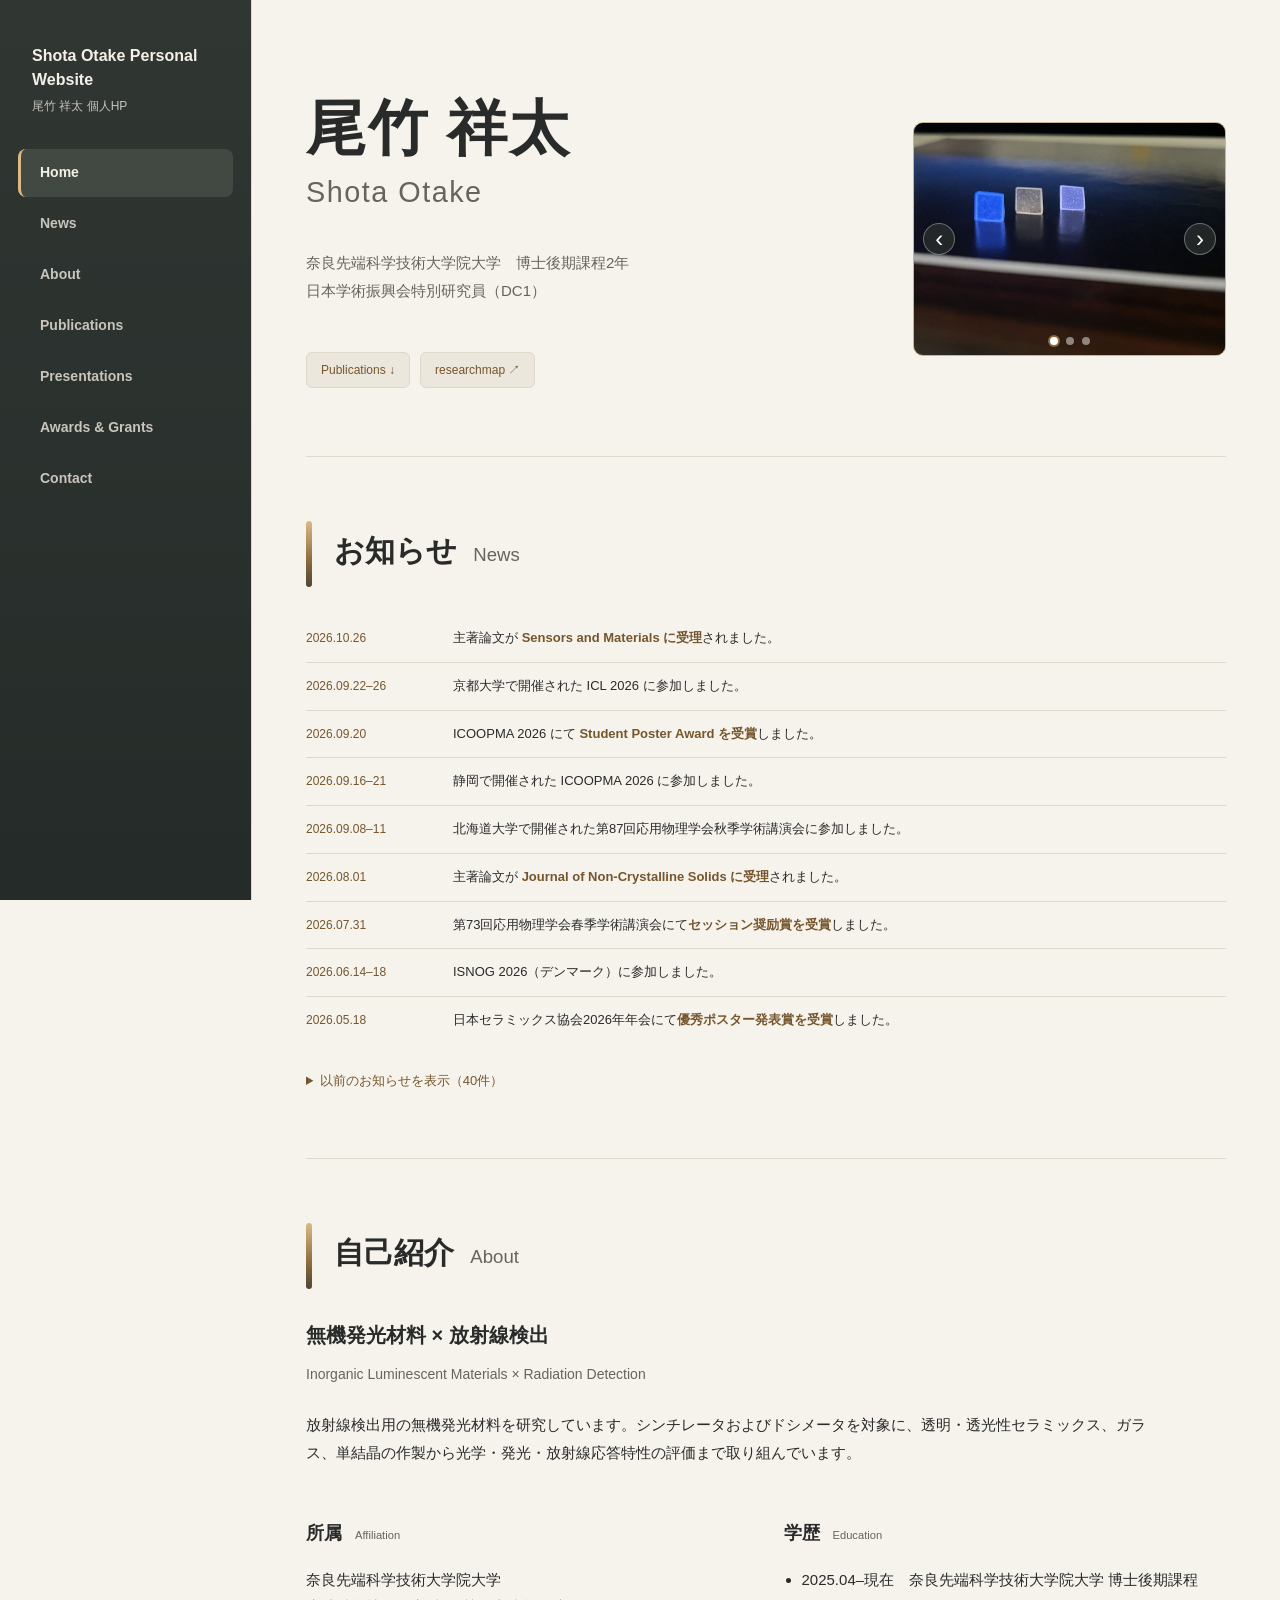
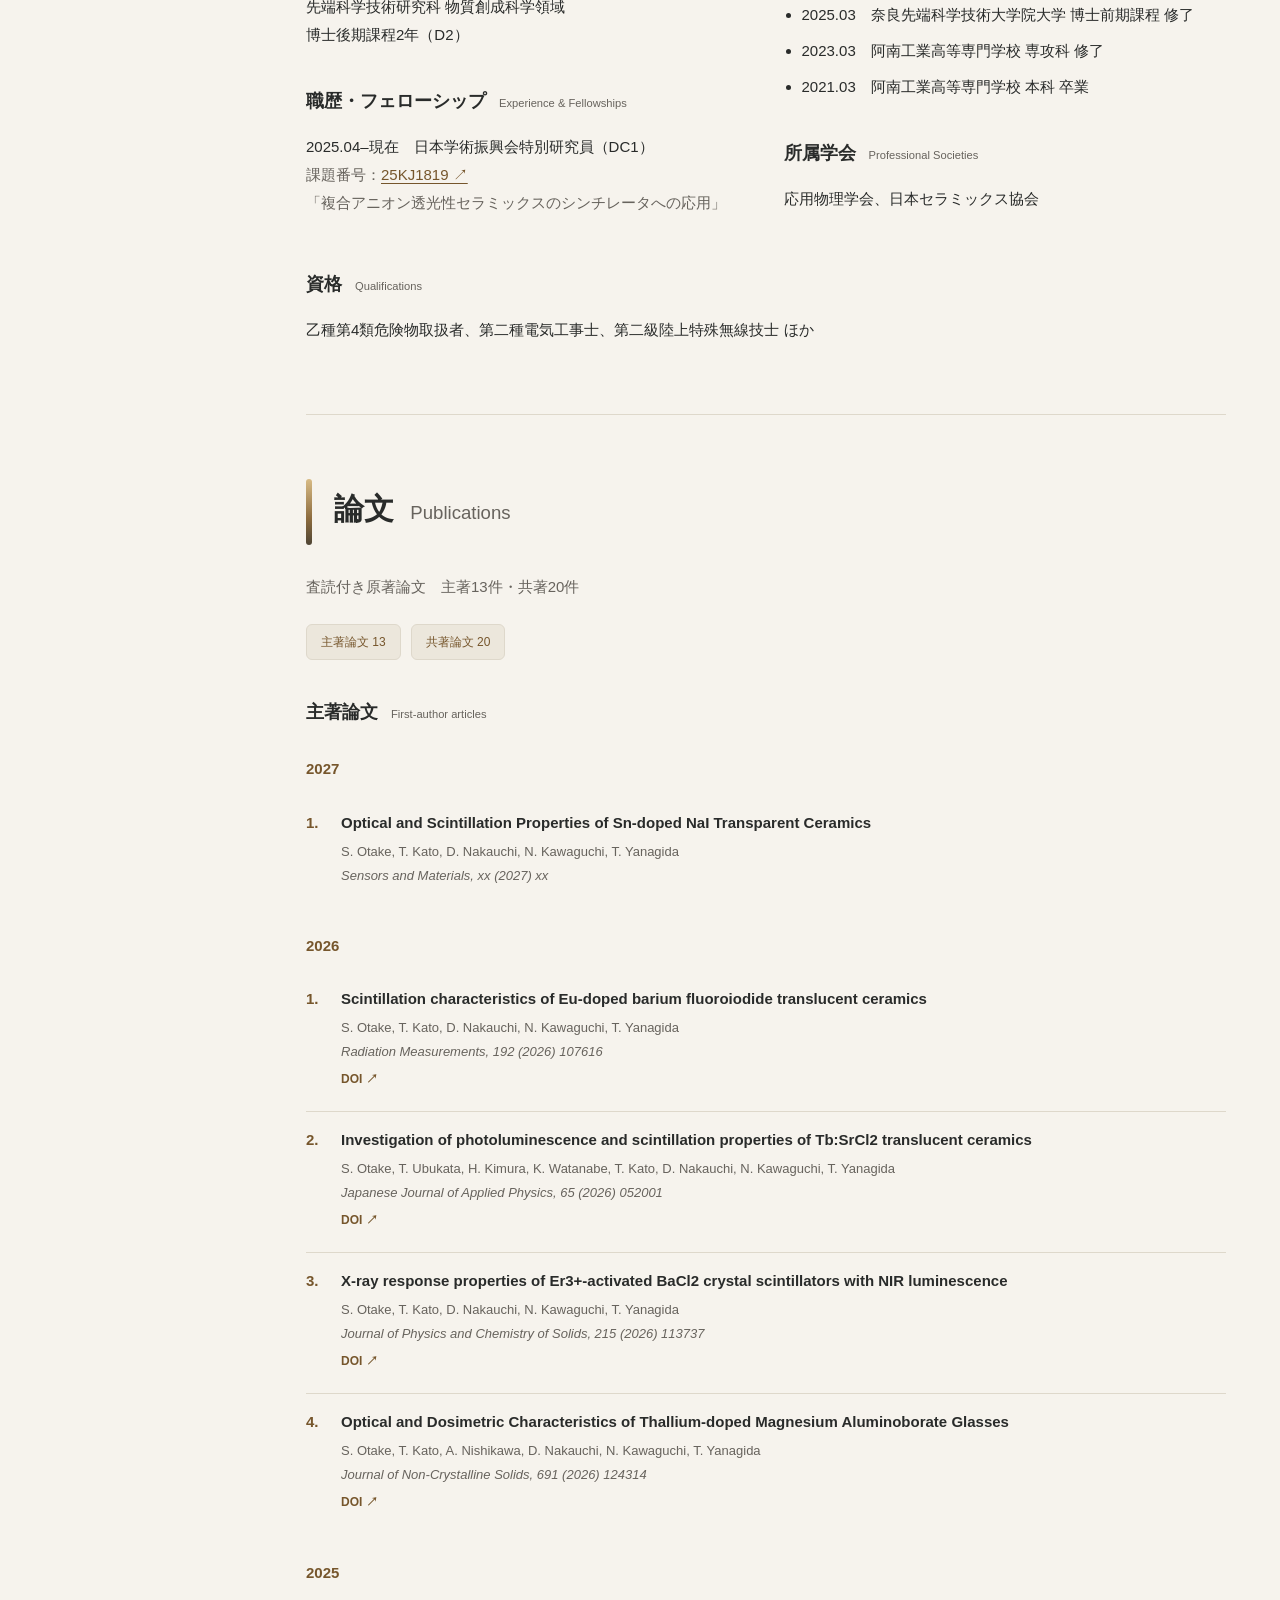
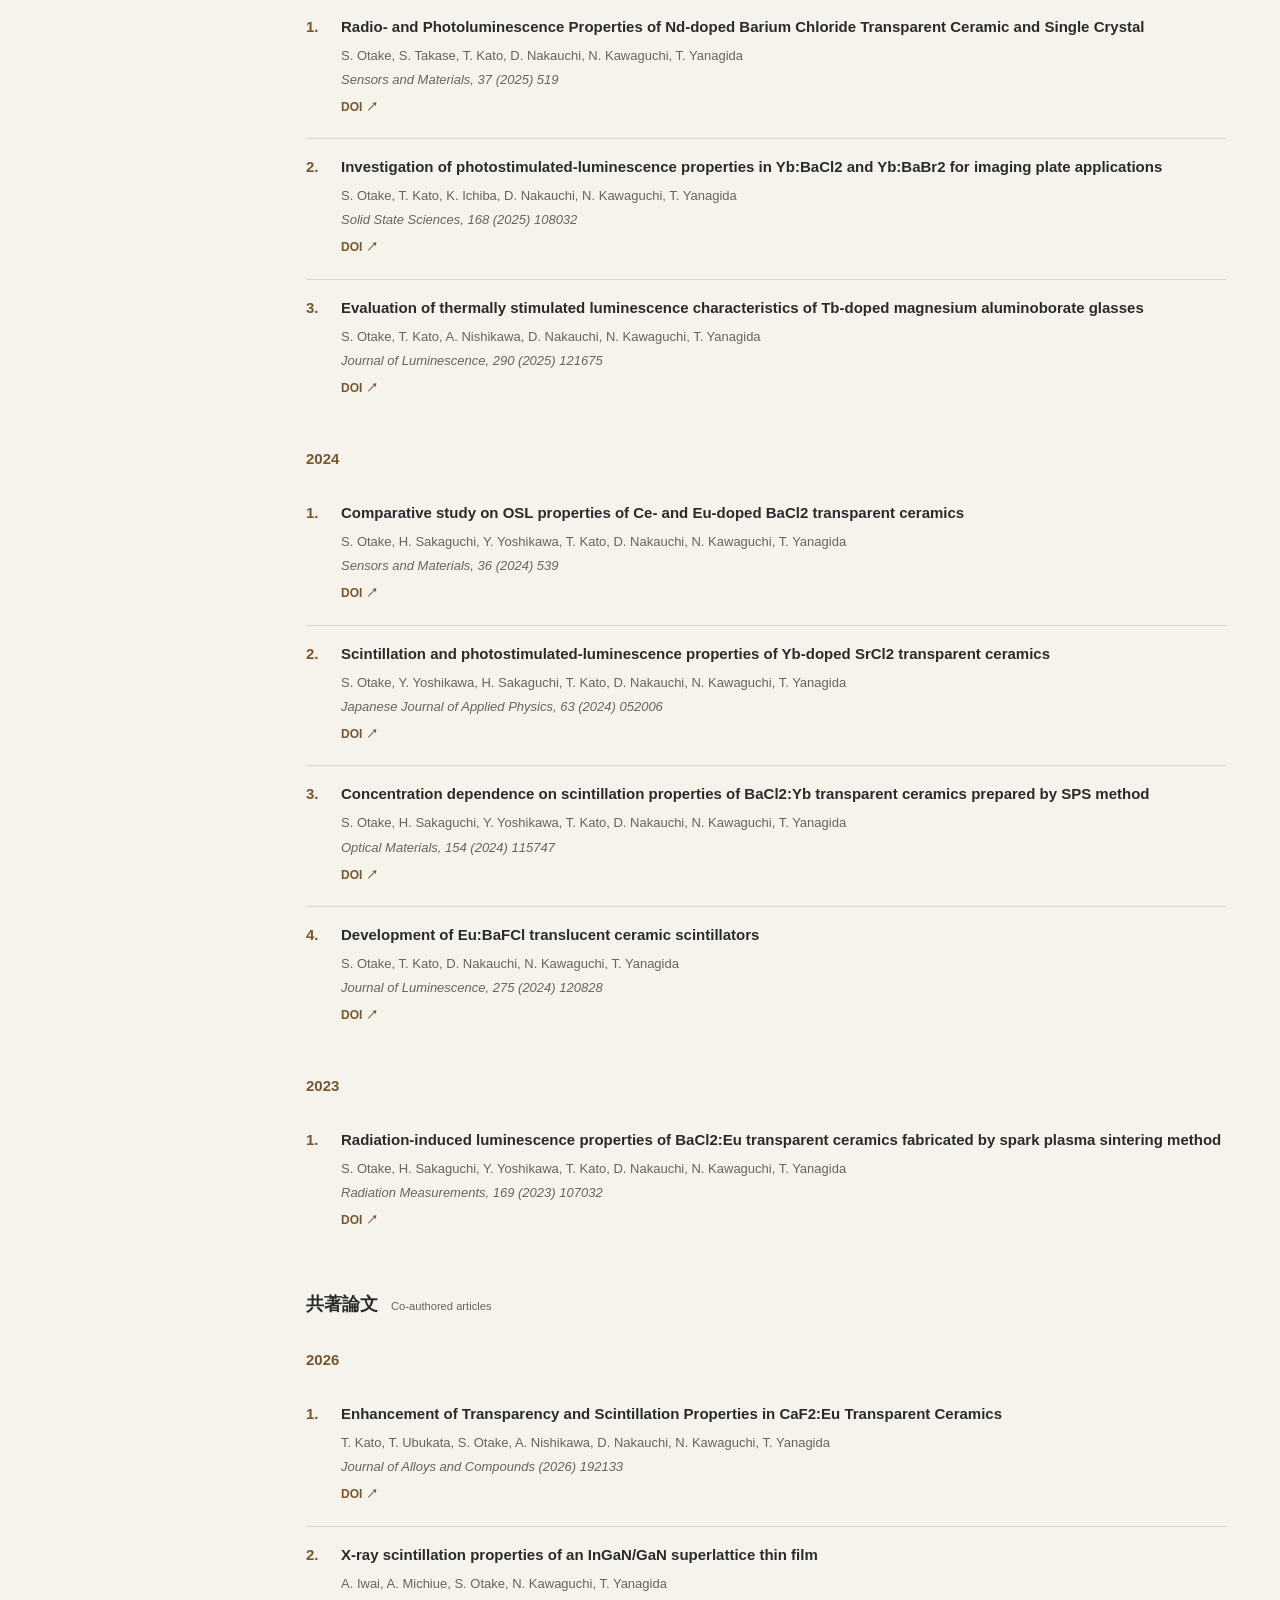
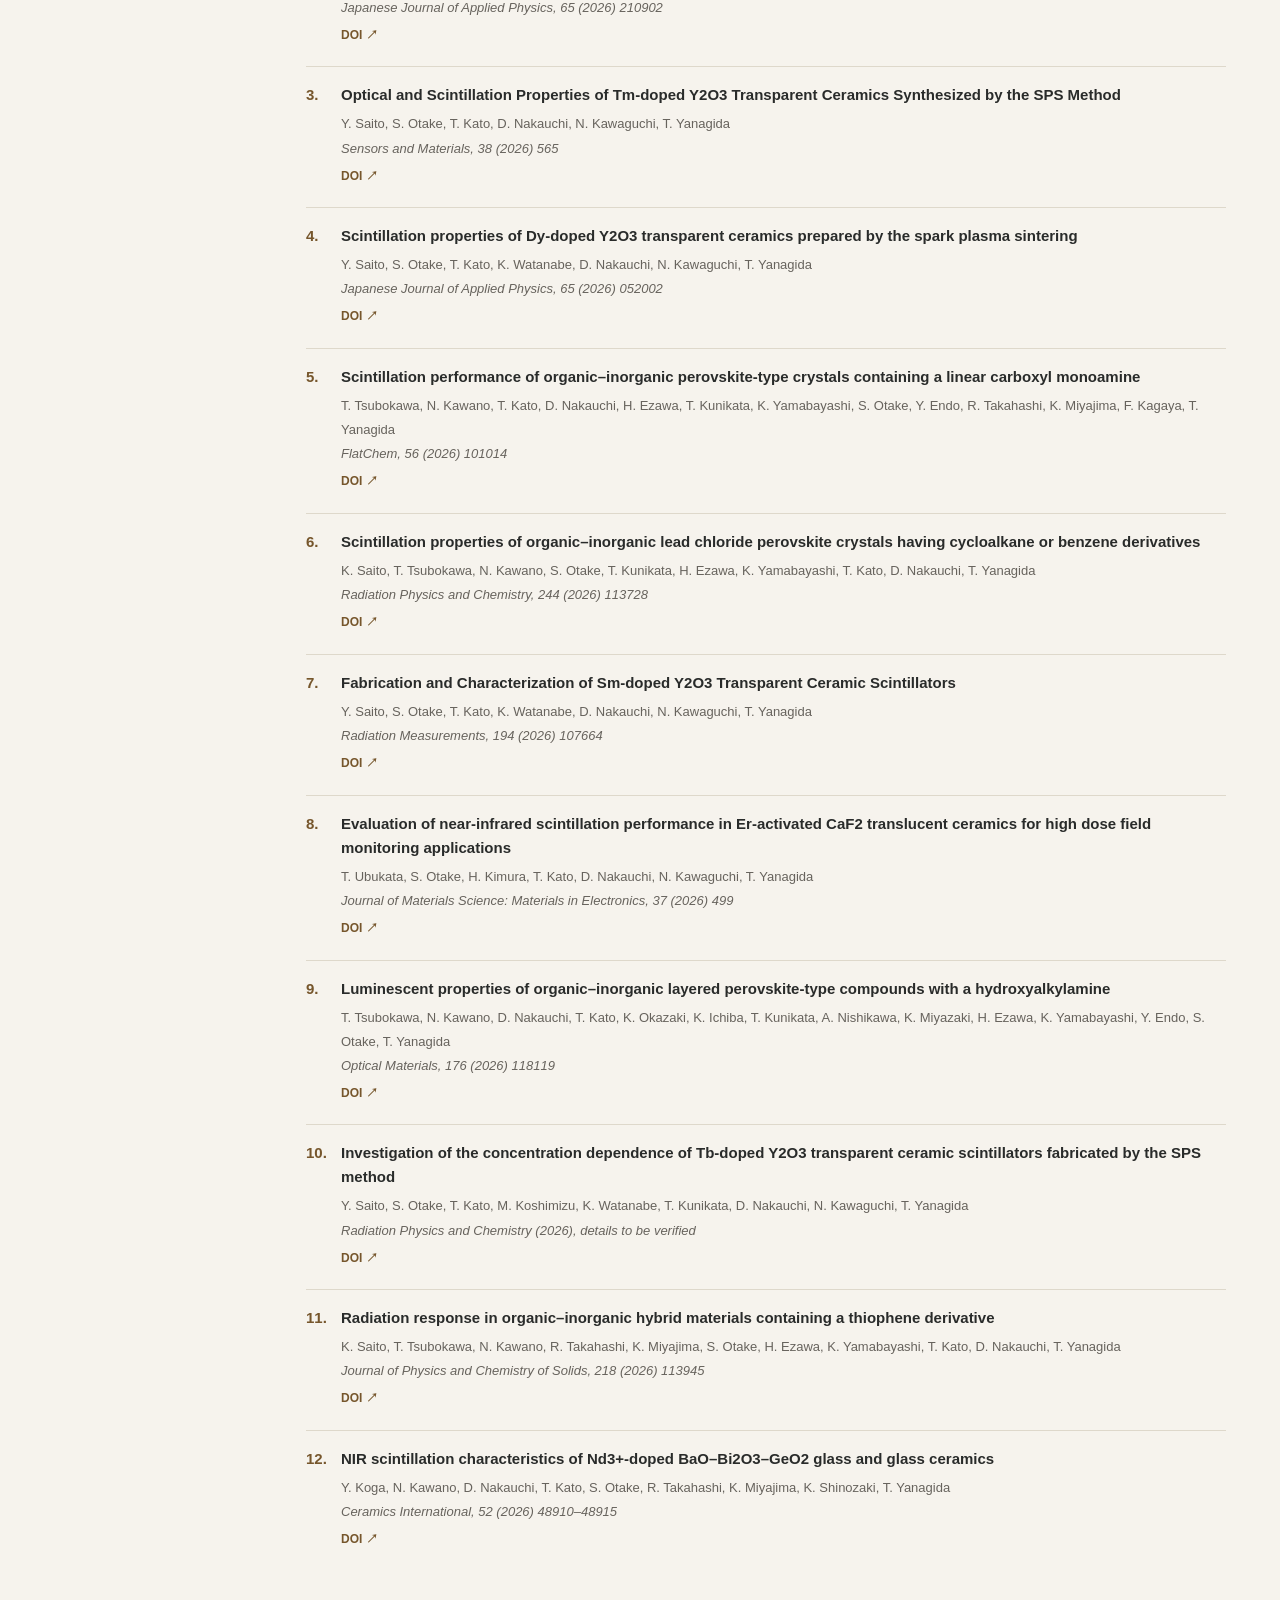
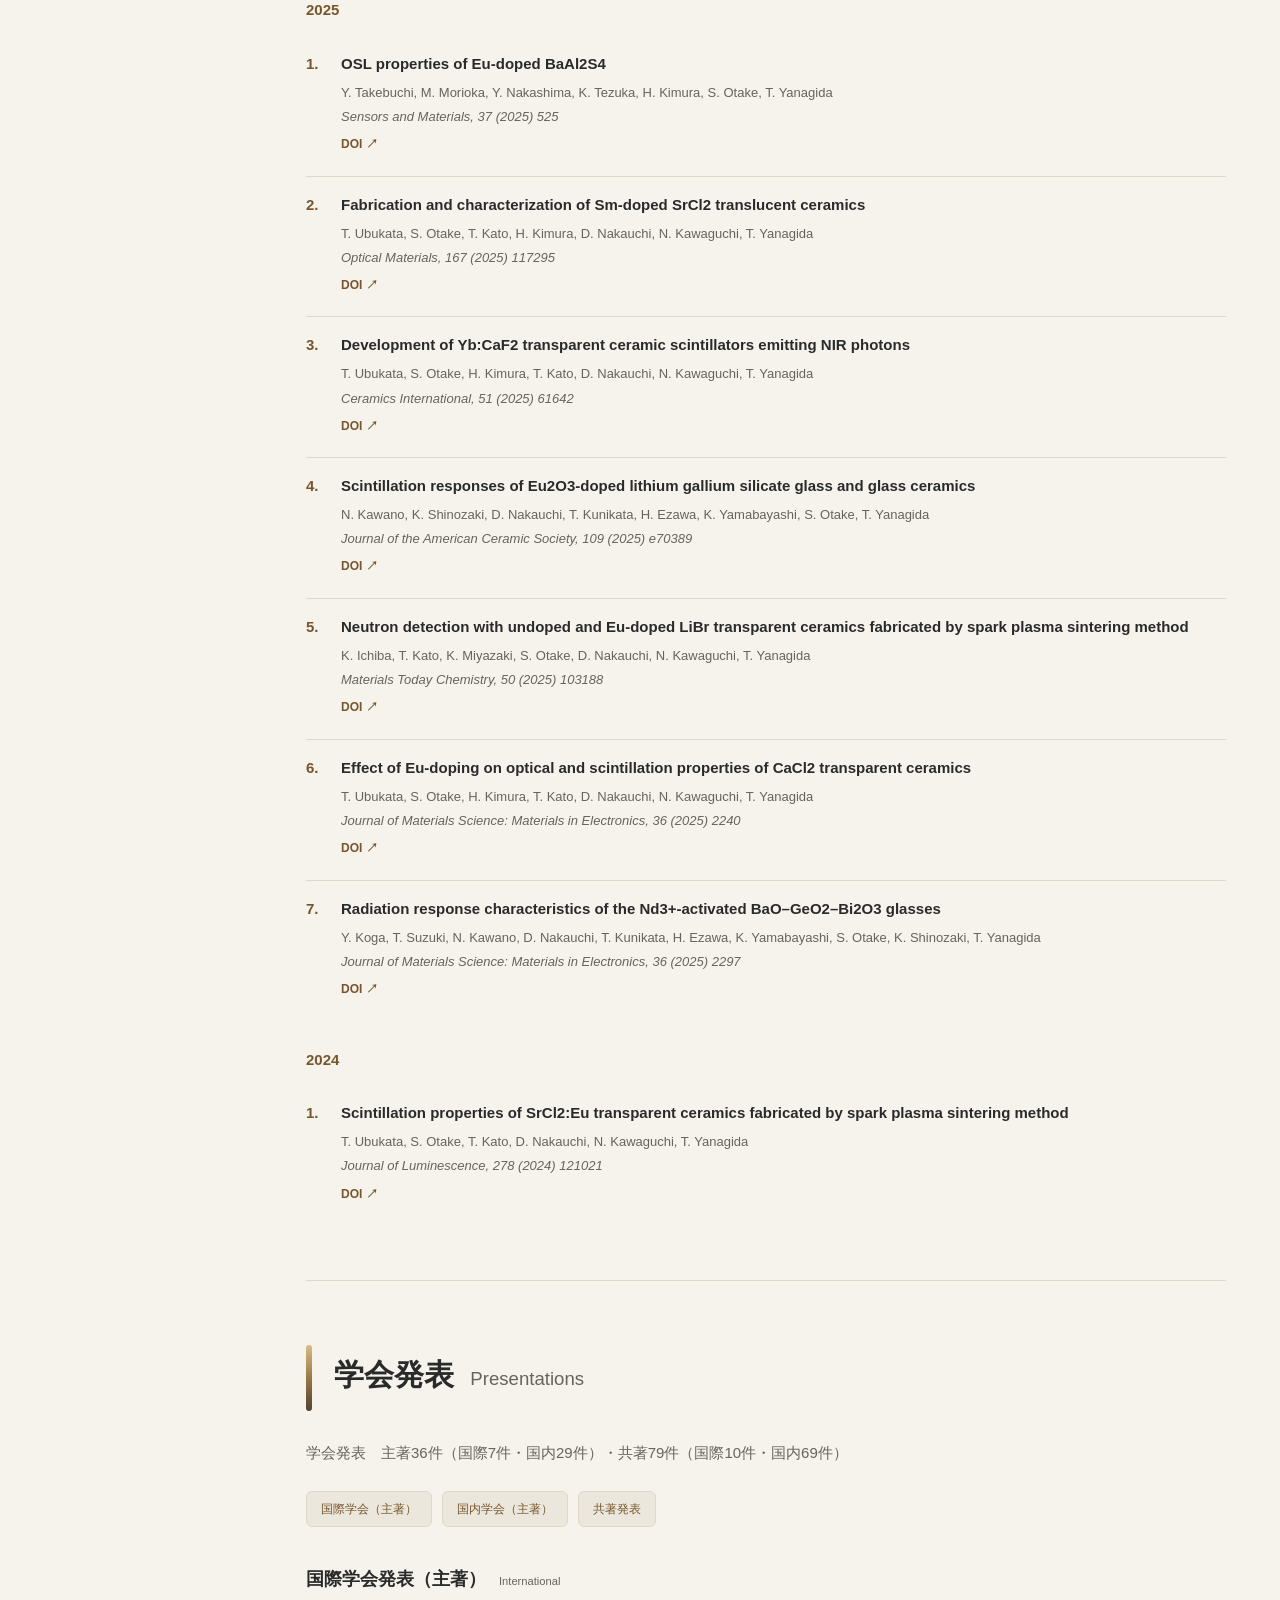
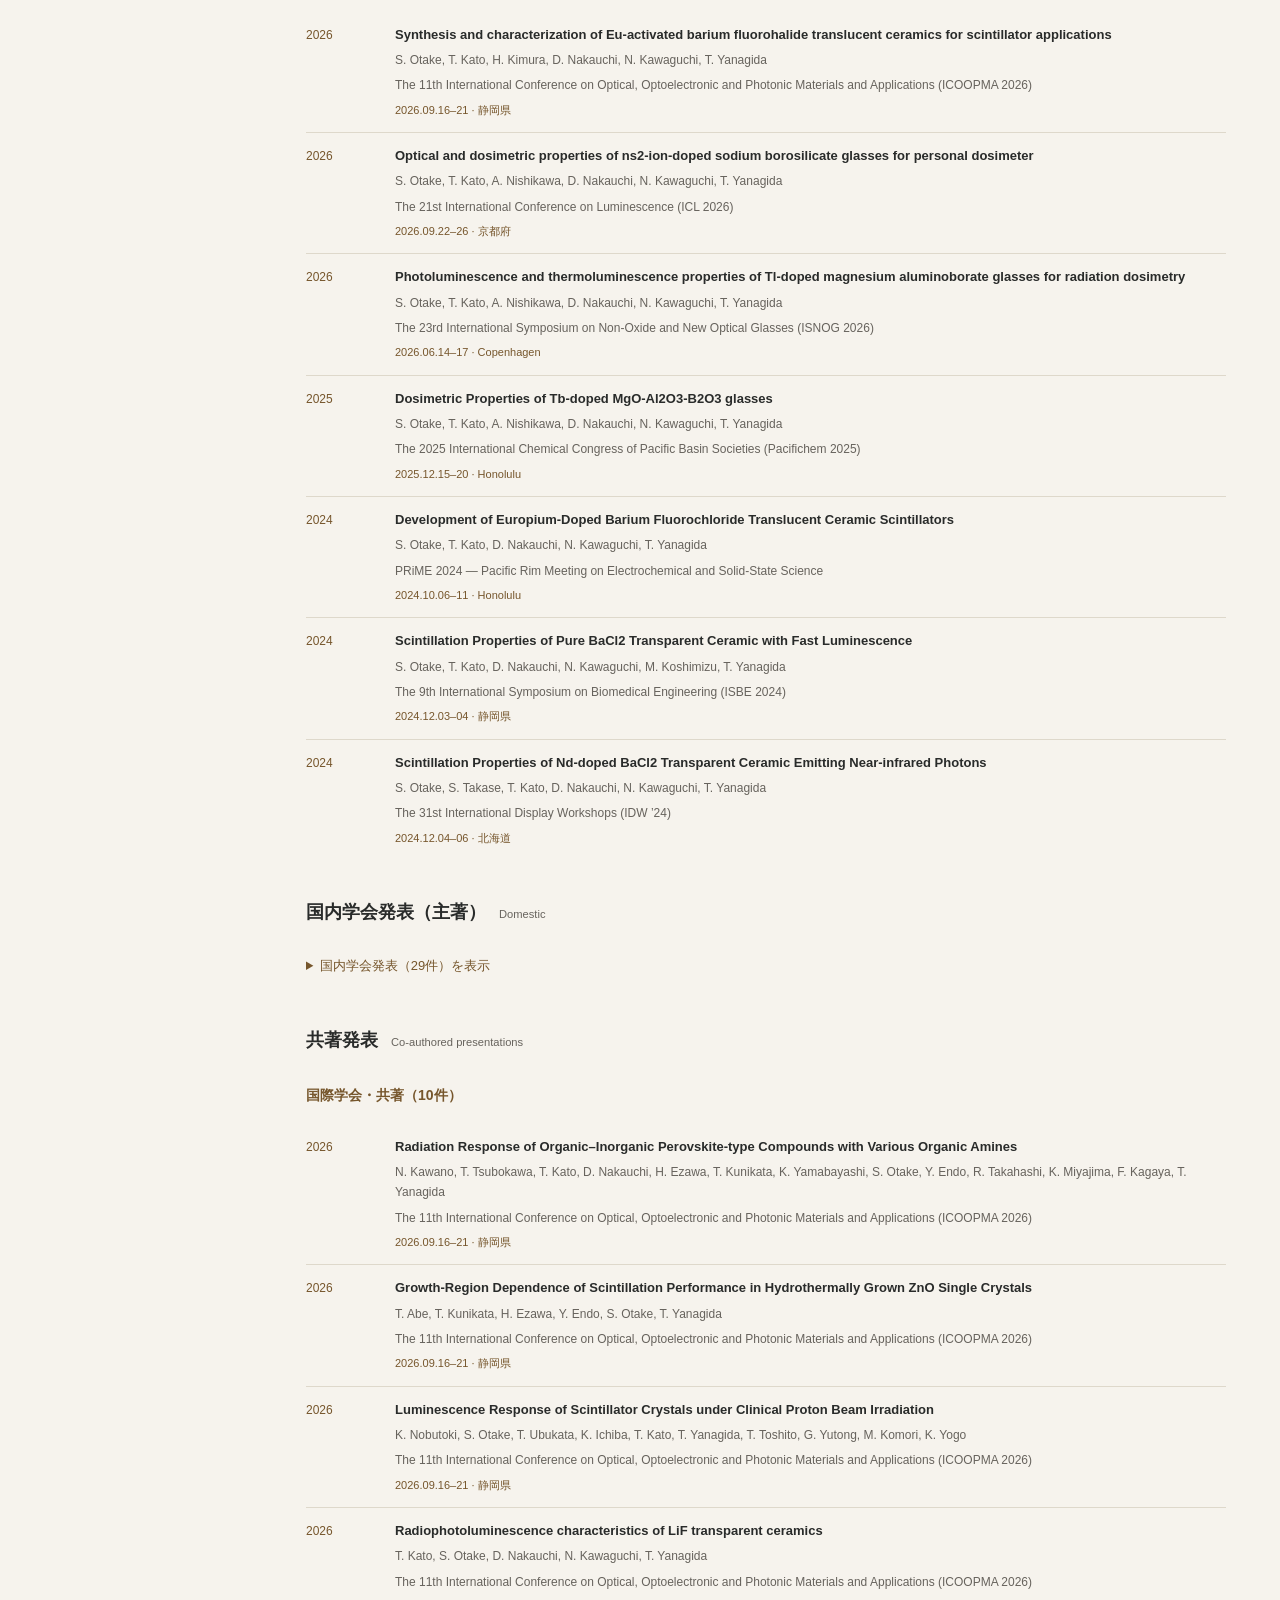
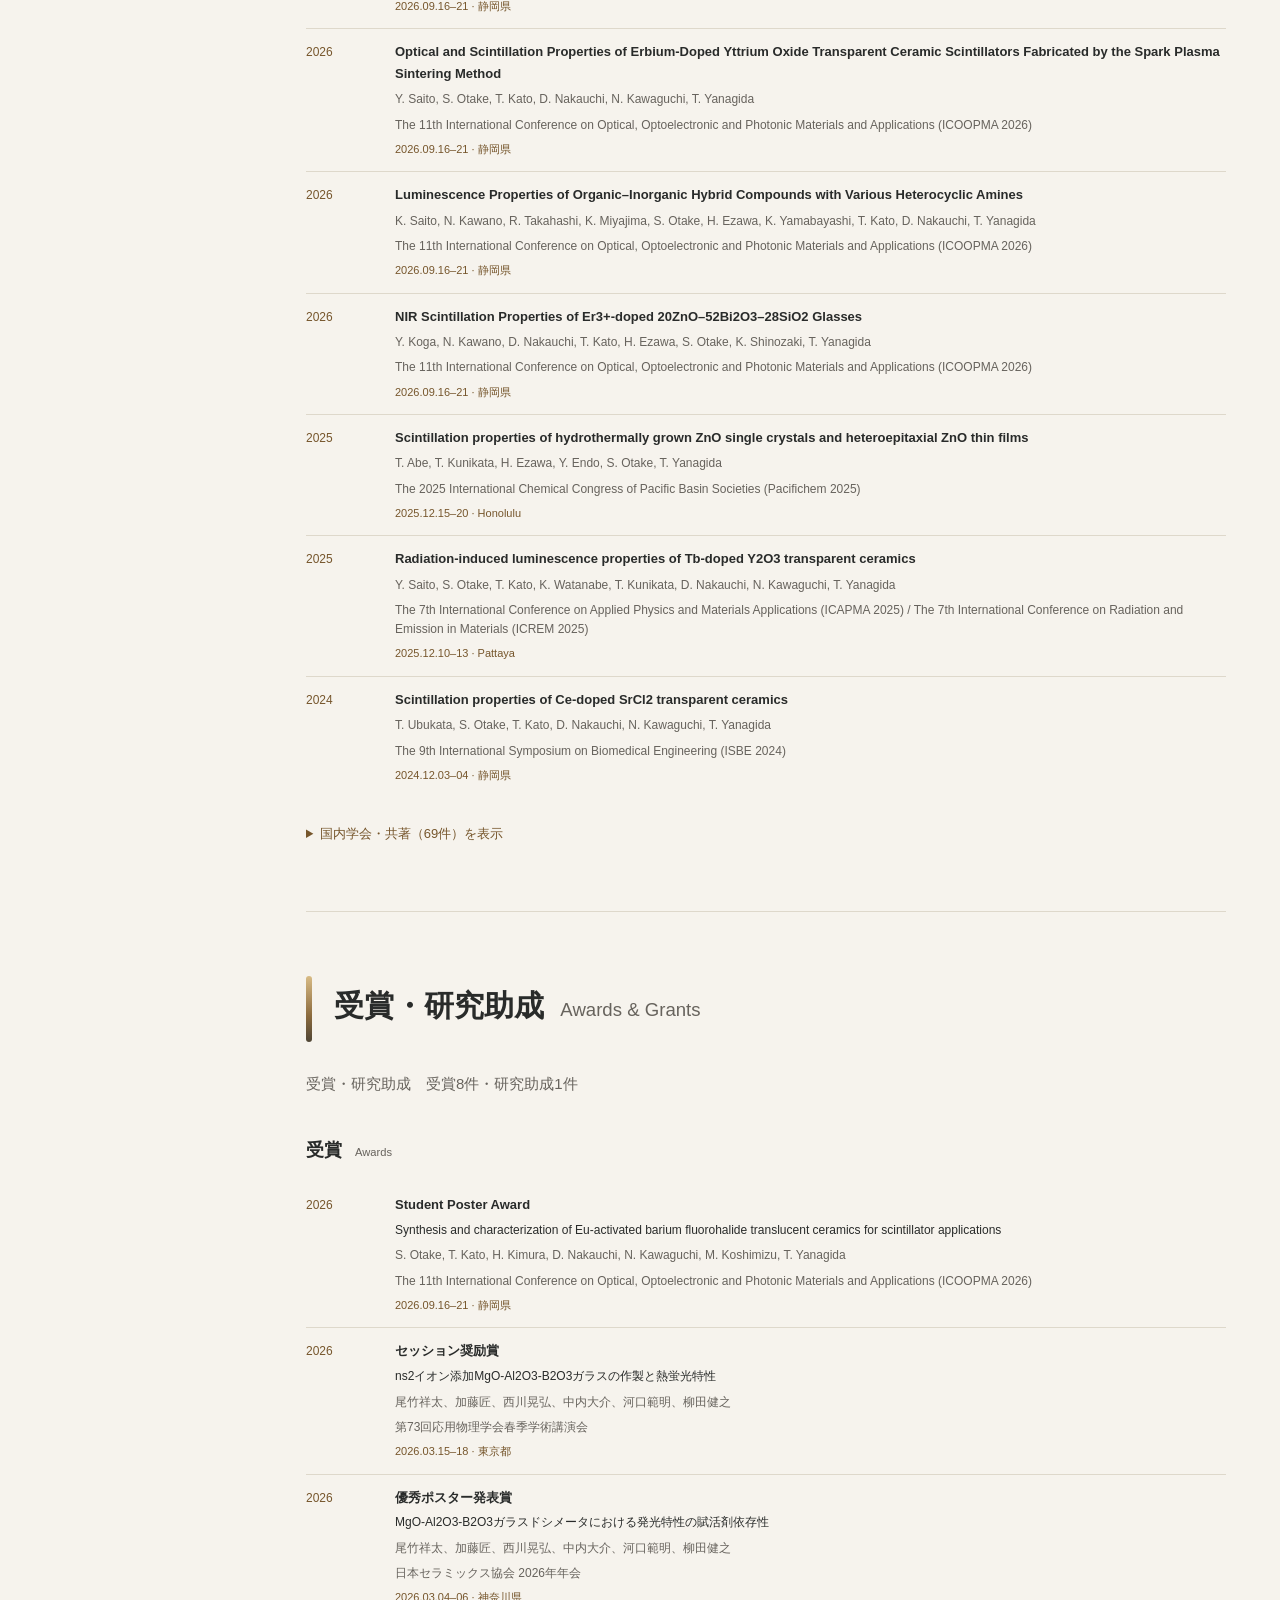
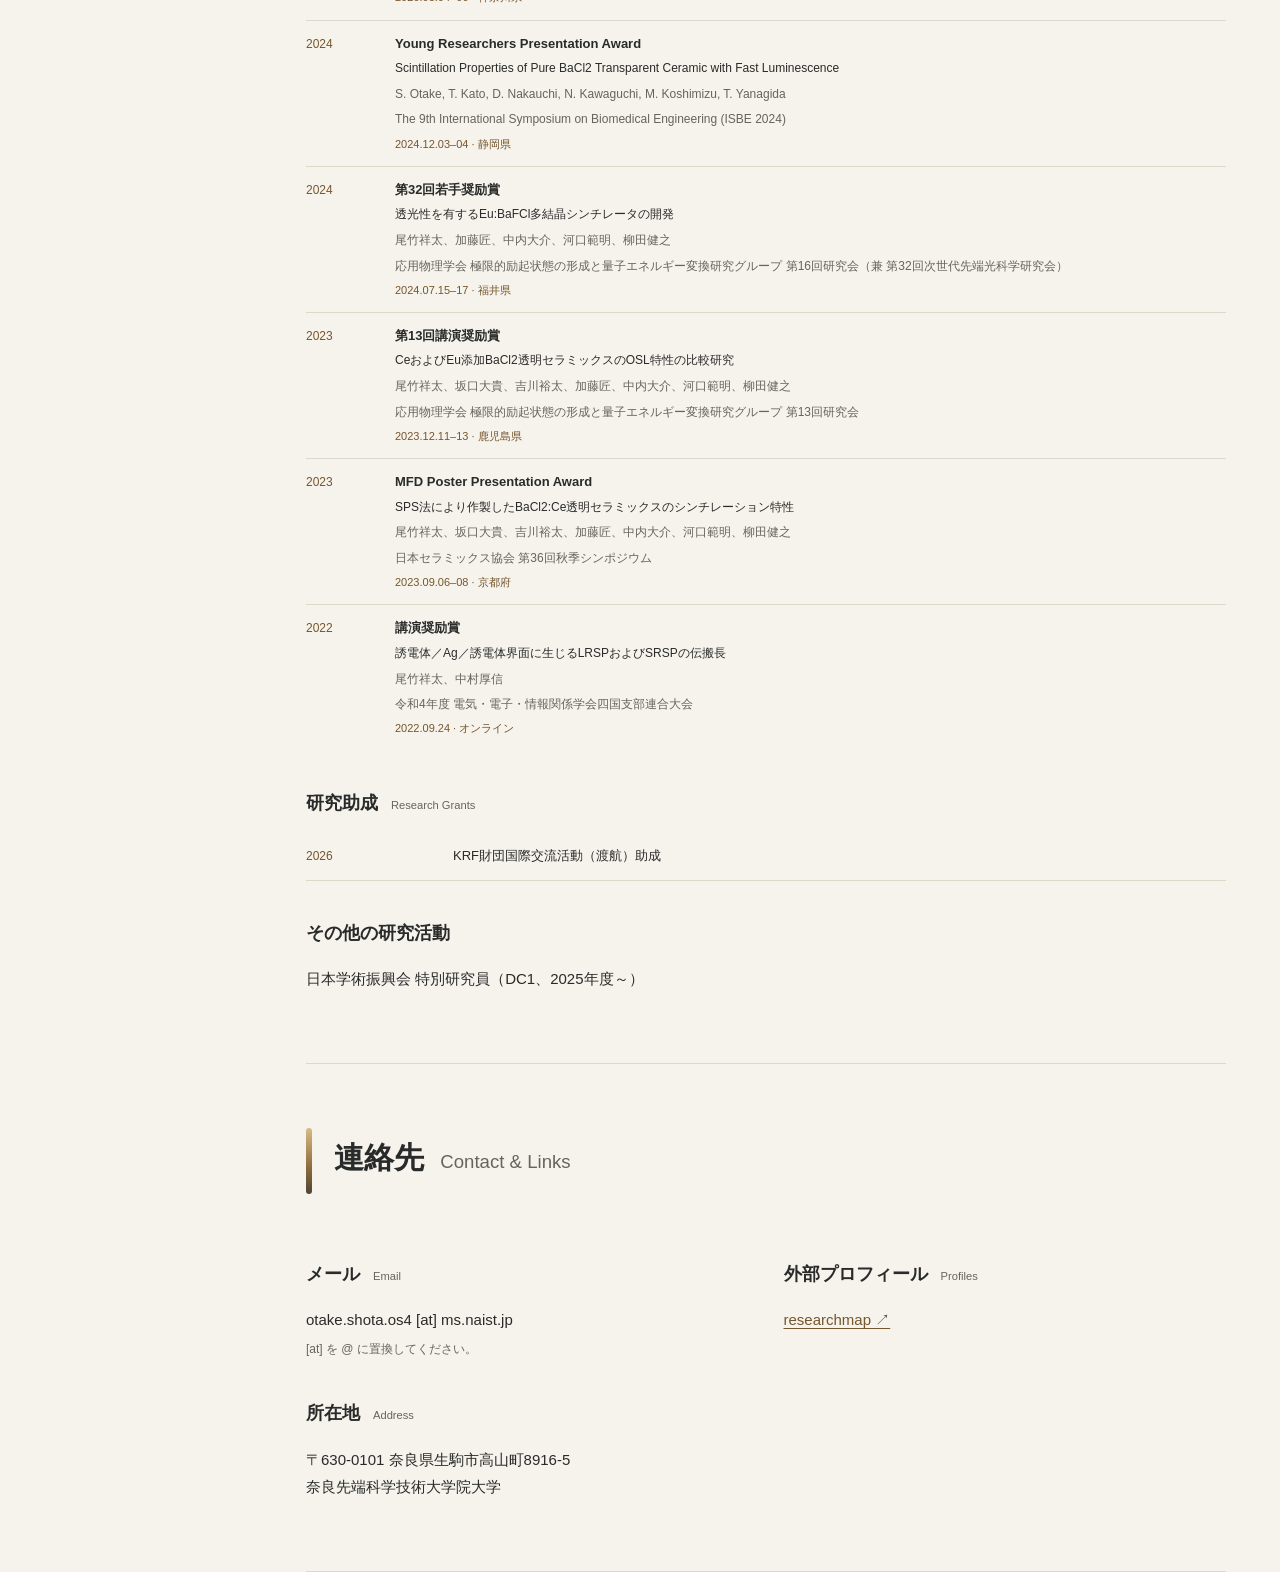
<file: index.html>
<!DOCTYPE html>
<html lang="ja">
  <head>
    <meta charset="utf-8"/>
    <meta content="width=device-width,initial-scale=1" name="viewport"/>
    <meta content="尾竹祥太 | Shota Otake — radiation detection, scintillators and dosimetric luminescent materials." name="description"/>
    <title>Shota Otake | 尾竹祥太</title>
    <link href="style.css" rel="stylesheet"/>
    <link href="enhancements.css" rel="stylesheet"/>
    <script defer="" src="script.js"></script>
    <script defer="" src="analytics.js"></script>
  </head>
  <body>
    <aside aria-label="サイトナビゲーション" class="sidebar" id="side-menu">
      <a class="side-brand" href="#top"><strong>Shota Otake Personal Website</strong><small>尾竹 祥太 個人HP</small></a>
      <nav aria-label="ページ内メニュー" class="side-nav">
        <a class="active" href="#top">Home</a>
        <a href="#news">News</a>
        <a href="#about">About</a>
        <a href="#publications">Publications</a>
        <a href="#presentations">Presentations</a>
        <a href="#awards">Awards &amp; Grants</a>
        <a href="#contact">Contact</a>
      </nav>
    </aside>
    <header class="mobile-header">
      <a href="#top">Shota Otake Personal Website <span>/ 尾竹 祥太 個人HP</span></a><button aria-controls="side-menu" aria-expanded="false" aria-label="メニューを開閉" id="menu-toggle">☰ Menu</button>
    </header>
    <div class="mobile-backdrop" id="mobile-backdrop">
    </div>
    <div class="page-content">
      <main class="wrap" id="top">
        <section class="hero">
          <h1>
            尾竹 祥太 <span>Shota Otake</span>
          </h1>
          <figure class="hero-image photo-slider" aria-label="発光材料の写真スライドショー">
            <div class="slides">
              <img class="slide is-active" src="images/slide-1.jpg" alt="青色・紫色に発光する試料" loading="eager" fetchpriority="high">
              <img class="slide" src="images/slide-2.jpg" alt="紫外線照射下で発光する複数の試料" loading="lazy">
              <img class="slide" src="images/slide-3.jpg" alt="緑色に発光する試料" loading="lazy">
            </div>
            <button class="slide-arrow slide-prev" type="button" aria-label="前の写真">&#8249;</button>
            <button class="slide-arrow slide-next" type="button" aria-label="次の写真">&#8250;</button>
            <div class="slide-dots" aria-label="写真を選択">
              <button class="slide-dot is-active" type="button" aria-label="写真1を表示" aria-pressed="true"></button>
              <button class="slide-dot" type="button" aria-label="写真2を表示" aria-pressed="false"></button>
              <button class="slide-dot" type="button" aria-label="写真3を表示" aria-pressed="false"></button>
            </div>
          </figure>
          <p class="affiliation">
            奈良先端科学技術大学院大学　博士後期課程2年<br/>日本学術振興会特別研究員（DC1）
          </p>
          <div class="pill-row">
            <a href="#publications">Publications ↓</a><a href="https://researchmap.jp/otake_shota" rel="noopener noreferrer" target="_blank">researchmap ↗</a>
          </div>
        </section>
        <section class="content-section" id="news">
          <div class="section-heading">
            <h2>
              お知らせ <span>News</span>
            </h2>
          </div>
          <ul class="timeline">
            <!-- お知らせは、この一覧の先頭に追加 -->
            <li>
              <time>2026.10.26</time><span>主著論文が <span class="news-highlight">Sensors and Materials に受理</span>されました。</span>
            </li>
            <li>
              <time>2026.09.22–26</time><span>京都大学で開催された ICL 2026 に参加しました。</span>
            </li>
            <li>
              <time>2026.09.20</time><span>ICOOPMA 2026 にて <span class="news-highlight">Student Poster Award を受賞</span>しました。</span>
            </li>
            <li>
              <time>2026.09.16–21</time><span>静岡で開催された ICOOPMA 2026 に参加しました。</span>
            </li>
            <li>
              <time>2026.09.08–11</time><span>北海道大学で開催された第87回応用物理学会秋季学術講演会に参加しました。</span>
            </li>
            <li>
              <time>2026.08.01</time><span>主著論文が <span class="news-highlight">Journal of Non-Crystalline Solids に受理</span>されました。</span>
            </li>
            <li>
              <time>2026.07.31</time><span>第73回応用物理学会春季学術講演会にて<span class="news-highlight">セッション奨励賞を受賞</span>しました。</span>
            </li>
            <li>
              <time>2026.06.14–18</time><span>ISNOG 2026（デンマーク）に参加しました。</span>
            </li>
            <li>
              <time>2026.05.18</time><span>日本セラミックス協会2026年年会にて<span class="news-highlight">優秀ポスター発表賞を受賞</span>しました。</span>
            </li>
          </ul>
          <details class="archive">
            <summary>
              以前のお知らせを表示（40件）
            </summary>
            <ul class="timeline">
              <li>
                <time>2026.04.07</time><span>主著論文が <span class="news-highlight">Journal of Physics and Chemistry of Solids に受理</span>されました。</span>
              </li>
              <li>
                <time>2026.03.26</time><span><span class="news-highlight">KRF財団国際交流活動（渡航）助成に採択</span>されました。</span>
              </li>
              <li>
                <time>2026.03.15–18</time><span>第73回応用物理学会春季学術講演会に参加しました。</span>
              </li>
              <li>
                <time>2026.03.04–06</time><span>日本セラミックス協会2026年年会に参加しました。</span>
              </li>
              <li>
                <time>2026.02.12</time><span>主著論文が <span class="news-highlight">Japanese Journal of Applied Physics に受理</span>されました。</span>
              </li>
              <li>
                <time>2026.01.13–15</time><span>量子エネルギー変換研究会第5回研究会に参加しました。</span>
              </li>
              <li>
                <time>2026.01.09</time><span>主著論文が <span class="news-highlight">Radiation Measurements に受理</span>されました。</span>
              </li>
              <li>
                <time>2025.12.15–20</time><span>Pacifichem 2025（ホノルル）に参加しました。</span>
              </li>
              <li>
                <time>2025.11.27–28</time><span>量子エネルギー変換研究会第4回研究会に参加しました。</span>
              </li>
              <li>
                <time>2025.11.25</time><span>主著論文が <span class="news-highlight">Journal of Luminescence に受理</span>されました。</span>
              </li>
              <li>
                <time>2025.11.11</time><span>共著論文が <span class="news-highlight">Materials Today Chemistry に受理</span>されました。</span>
              </li>
              <li>
                <time>2025.10.15–17</time><span>分子科学研究所 UVSOR にて共同研究を行いました。</span>
              </li>
              <li>
                <time>2025.09.17–19</time><span>日本セラミックス協会第38回秋季シンポジウムに参加しました。</span>
              </li>
              <li>
                <time>2025.09.15–16</time><span>量子エネルギー変換研究会第3回研究会に参加しました。</span>
              </li>
              <li>
                <time>2025.09.07–09</time><span>第86回応用物理学会秋季学術講演会に参加しました。</span>
              </li>
              <li>
                <time>2025.07.18</time><span>主著論文が <span class="news-highlight">Solid State Sciences に受理</span>されました。</span>
              </li>
              <li>
                <time>2025.07.05</time><span>JSPS特別研究員DCフレンドシップミーティングに参加しました。</span>
              </li>
              <li>
                <time>2025.06.23–24</time><span>九州大学伊都キャンパスにて共同研究を行いました。</span>
              </li>
              <li>
                <time>2025.04.01</time><span>日本学術振興会特別研究員（DC1）として研究を開始しました。</span>
              </li>
              <li>
                <time>2025.03.14–17</time><span>第72回応用物理学会春季学術講演会に参加しました。</span>
              </li>
              <li>
                <time>2025.03.11–12</time><span>日本セラミックス協会 MFD研究会に参加しました。</span>
              </li>
              <li>
                <time>2025.03.05–07</time><span>日本セラミックス協会2025年年会に参加しました。</span>
              </li>
              <li>
                <time>2024.12.25</time><span>主著論文が <span class="news-highlight">Sensors and Materials に受理</span>されました。</span>
              </li>
              <li>
                <time>2024.12.14–15</time><span>第16回 International Workshop on Ionizing Radiation Monitoring に参加しました。</span>
              </li>
              <li>
                <time>2024.12.04–07</time><span>International Display Workshops 2024 に参加しました。</span>
              </li>
              <li>
                <time>2024.12.03–04</time><span>ISBE 2024 にて <span class="news-highlight">Young Researchers Presentation Award を受賞</span>しました。</span>
              </li>
              <li>
                <time>2024.10.06–11</time><span>PRiME 2024（ホノルル）に参加しました。</span>
              </li>
              <li>
                <time>2024.09.27</time><span>日本学術振興会特別研究員（DC1）の採用内定を受けました。</span>
              </li>
              <li>
                <time>2024.09.12</time><span>日本セラミックス協会第37回秋季シンポジウムに参加しました。</span>
              </li>
              <li>
                <time>2024.08.06</time><span>主著論文が <span class="news-highlight">Journal of Luminescence に受理</span>されました。</span>
              </li>
              <li>
                <time>2024.07.15–17</time><span>第32回次世代先端光科学研究会にて<span class="news-highlight">若手奨励賞を受賞</span>しました。</span>
              </li>
              <li>
                <time>2024.06.26</time><span>主著論文が <span class="news-highlight">Optical Materials に受理</span>されました。</span>
              </li>
              <li>
                <time>2024.05.30</time><span>主著論文が <span class="news-highlight">Japanese Journal of Applied Physics に受理</span>されました。</span>
              </li>
              <li>
                <time>2024.03.27–29</time><span>日本セラミックス協会MFD研究会に参加しました。</span>
              </li>
              <li>
                <time>2024.03.18–20</time><span>分子科学研究所UVSORにて外部実験を行いました。</span>
              </li>
              <li>
                <time>2024.03.14–16</time><span>日本セラミックス協会2024年年会に参加しました。</span>
              </li>
              <li>
                <time>2024.02.08–09</time><span>第14回量子エネルギー変換研究会に参加しました。</span>
              </li>
              <li>
                <time>2024.01.26</time><span>主著論文が <span class="news-highlight">Sensors and Materials に受理</span>されました。</span>
              </li>
              <li>
                <time>2023.12.11–13</time><span>第13回研究会にて<span class="news-highlight">講演奨励賞を受賞</span>しました。</span>
              </li>
              <li>
                <time>2023.09.06–08</time><span><span class="news-highlight">MFD Poster Presentation Award を受賞</span>しました。</span>
              </li>
            </ul>
          </details>
        </section>
        <section class="content-section" id="about">
          <div class="section-heading">
            <h2>
              自己紹介 <span>About</span>
            </h2>
          </div>
          <p class="hero-theme">
            無機発光材料 × 放射線検出<br/><span>Inorganic Luminescent Materials × Radiation Detection</span>
          </p>
          <p>
            放射線検出用の無機発光材料を研究しています。シンチレータおよびドシメータを対象に、透明・透光性セラミックス、ガラス、単結晶の作製から光学・発光・放射線応答特性の評価まで取り組んでいます。
          </p>
          <div class="columns">
            <div>
              <h3>
                所属 <span>Affiliation</span>
              </h3>
              <p>
                奈良先端科学技術大学院大学<br/>先端科学技術研究科 物質創成科学領域<br/>博士後期課程2年（D2）
              </p>
              <h3>
                職歴・フェローシップ <span>Experience &amp; Fellowships</span>
              </h3>
              <p>
                2025.04–現在　日本学術振興会特別研究員（DC1）<br/><span class="muted">課題番号：<a href="https://kaken.nii.ac.jp/ja/grant/KAKENHI-PROJECT-25KJ1819/" target="_blank" rel="noopener noreferrer">25KJ1819 ↗</a><br/>「複合アニオン透光性セラミックスのシンチレータへの応用」</span>
              </p>
            </div>
            <div>
              <h3>
                学歴 <span>Education</span>
              </h3>
              <ul class="clean-list">
                <li>
                  2025.04–現在　奈良先端科学技術大学院大学 博士後期課程
                </li>
                <li>
                  2025.03　奈良先端科学技術大学院大学 博士前期課程 修了
                </li>
                <li>
                  2023.03　阿南工業高等専門学校 専攻科 修了
                </li>
                <li>
                  2021.03　阿南工業高等専門学校 本科 卒業
                </li>
              </ul>
              <h3>
                所属学会 <span>Professional Societies</span>
              </h3>
              <p>
                応用物理学会、日本セラミックス協会
              </p>
            </div>
          </div>
          <h3>
            資格 <span>Qualifications</span>
          </h3>
          <p>
            乙種第4類危険物取扱者、第二種電気工事士、第二級陸上特殊無線技士 ほか
          </p>
        </section>
        <section class="content-section" id="publications">
          <div class="section-heading">
            <h2>
              論文 <span>Publications</span>
            </h2>
          </div>
          <p class="lead">
            査読付き原著論文　主著<span data-count-for="#first-author > ol.papers > li">13</span>件・共著<span data-count-for="#co-author > ol.papers > li">20</span>件
          </p>
          <div class="subnav">
            <a href="#first-author">主著論文 <span data-count-for="#first-author > ol.papers > li">13</span></a><a href="#co-author">共著論文 <span data-count-for="#co-author > ol.papers > li">20</span></a>
          </div>
          <div id="first-author">
            <h3>
              主著論文 <span>First-author articles</span>
            </h3>

            <!-- 新しい主著論文は新しい年を上に追加（同じ年なら既存のol.papersの先頭にli追加） -->
            <h4 class="year">2027</h4>
            <ol class="papers">
              <li>
                <div class="paper-title">Optical and Scintillation Properties of Sn-doped NaI Transparent Ceramics</div>
                <div class="authors">S. Otake, T. Kato, D. Nakauchi, N. Kawaguchi, T. Yanagida</div>
                <div class="journal">Sensors and Materials, xx (2027) xx</div>
                <!-- DOIが発行されたら次の例に従ってリンクを追加 -->
                <!-- <a href="https://doi.org/DOIを入力" target="_blank" rel="noopener noreferrer">DOI ↗</a> -->
              </li>
            </ol>
            <h4 class="year">
              2026
            </h4>
            <ol class="papers">
              <li>
                <div class="paper-title">
                  Scintillation characteristics of Eu-doped barium fluoroiodide translucent ceramics
                </div>
                <div class="authors">
                  S. Otake, T. Kato, D. Nakauchi, N. Kawaguchi, T. Yanagida
                </div>
                <div class="journal">
                  Radiation Measurements, 192 (2026) 107616
                </div>
                <a href="https://doi.org/10.1016/j.radmeas.2026.107616" rel="noopener noreferrer" target="_blank">DOI ↗</a>
              </li>
              <li>
                <div class="paper-title">
                  Investigation of photoluminescence and scintillation properties of Tb:SrCl2 translucent ceramics
                </div>
                <div class="authors">
                  S. Otake, T. Ubukata, H. Kimura, K. Watanabe, T. Kato, D. Nakauchi, N. Kawaguchi, T. Yanagida
                </div>
                <div class="journal">
                  Japanese Journal of Applied Physics, 65 (2026) 052001
                </div>
                <a href="https://doi.org/10.35848/1347-4065/ae4553" rel="noopener noreferrer" target="_blank">DOI ↗</a>
              </li>
              <li>
                <div class="paper-title">
                  X-ray response properties of Er3+-activated BaCl2 crystal scintillators with NIR luminescence
                </div>
                <div class="authors">
                  S. Otake, T. Kato, D. Nakauchi, N. Kawaguchi, T. Yanagida
                </div>
                <div class="journal">
                  Journal of Physics and Chemistry of Solids, 215 (2026) 113737
                </div>
                <a href="https://doi.org/10.1016/j.jpcs.2026.113737" rel="noopener noreferrer" target="_blank">DOI ↗</a>
              </li>
              <li>
                <div class="paper-title">
                  Optical and Dosimetric Characteristics of Thallium-doped Magnesium Aluminoborate Glasses
                </div>
                <div class="authors">
                  S. Otake, T. Kato, A. Nishikawa, D. Nakauchi, N. Kawaguchi, T. Yanagida
                </div>
                <div class="journal">
                  Journal of Non-Crystalline Solids, 691 (2026) 124314
                </div>
                <a href="https://doi.org/10.1016/j.jnoncrysol.2026.124314" rel="noopener noreferrer" target="_blank">DOI ↗</a>
              </li>
            </ol>
            <h4 class="year">
              2025
            </h4>
            <ol class="papers">
              <li>
                <div class="paper-title">
                  Radio- and Photoluminescence Properties of Nd-doped Barium Chloride Transparent Ceramic and Single Crystal
                </div>
                <div class="authors">
                  S. Otake, S. Takase, T. Kato, D. Nakauchi, N. Kawaguchi, T. Yanagida
                </div>
                <div class="journal">
                  Sensors and Materials, 37 (2025) 519
                </div>
                <a href="https://doi.org/10.18494/SAM5433" rel="noopener noreferrer" target="_blank">DOI ↗</a>
              </li>
              <li>
                <div class="paper-title">
                  Investigation of photostimulated-luminescence properties in Yb:BaCl2 and Yb:BaBr2 for imaging plate applications
                </div>
                <div class="authors">
                  S. Otake, T. Kato, K. Ichiba, D. Nakauchi, N. Kawaguchi, T. Yanagida
                </div>
                <div class="journal">
                  Solid State Sciences, 168 (2025) 108032
                </div>
                <a href="https://doi.org/10.1016/j.solidstatesciences.2025.108032" rel="noopener noreferrer" target="_blank">DOI ↗</a>
              </li>
              <li>
                <div class="paper-title">
                  Evaluation of thermally stimulated luminescence characteristics of Tb-doped magnesium aluminoborate glasses
                </div>
                <div class="authors">
                  S. Otake, T. Kato, A. Nishikawa, D. Nakauchi, N. Kawaguchi, T. Yanagida
                </div>
                <div class="journal">
                  Journal of Luminescence, 290 (2025) 121675
                </div>
                <a href="https://doi.org/10.1016/j.jlumin.2025.121675" rel="noopener noreferrer" target="_blank">DOI ↗</a>
              </li>
            </ol>
            <h4 class="year">
              2024
            </h4>
            <ol class="papers">
              <li>
                <div class="paper-title">
                  Comparative study on OSL properties of Ce- and Eu-doped BaCl2 transparent ceramics
                </div>
                <div class="authors">
                  S. Otake, H. Sakaguchi, Y. Yoshikawa, T. Kato, D. Nakauchi, N. Kawaguchi, T. Yanagida
                </div>
                <div class="journal">
                  Sensors and Materials, 36 (2024) 539
                </div>
                <a href="https://doi.org/10.18494/SAM4759" rel="noopener noreferrer" target="_blank">DOI ↗</a>
              </li>
              <li>
                <div class="paper-title">
                  Scintillation and photostimulated-luminescence properties of Yb-doped SrCl2 transparent ceramics
                </div>
                <div class="authors">
                  S. Otake, Y. Yoshikawa, H. Sakaguchi, T. Kato, D. Nakauchi, N. Kawaguchi, T. Yanagida
                </div>
                <div class="journal">
                  Japanese Journal of Applied Physics, 63 (2024) 052006
                </div>
                <a href="https://doi.org/10.35848/1347-4065/ad41ae" rel="noopener noreferrer" target="_blank">DOI ↗</a>
              </li>
              <li>
                <div class="paper-title">
                  Concentration dependence on scintillation properties of BaCl2:Yb transparent ceramics prepared by SPS method
                </div>
                <div class="authors">
                  S. Otake, H. Sakaguchi, Y. Yoshikawa, T. Kato, D. Nakauchi, N. Kawaguchi, T. Yanagida
                </div>
                <div class="journal">
                  Optical Materials, 154 (2024) 115747
                </div>
                <a href="https://doi.org/10.1016/j.optmat.2024.115747" rel="noopener noreferrer" target="_blank">DOI ↗</a>
              </li>
              <li>
                <div class="paper-title">
                  Development of Eu:BaFCl translucent ceramic scintillators
                </div>
                <div class="authors">
                  S. Otake, T. Kato, D. Nakauchi, N. Kawaguchi, T. Yanagida
                </div>
                <div class="journal">
                  Journal of Luminescence, 275 (2024) 120828
                </div>
                <a href="https://doi.org/10.1016/j.jlumin.2024.120828" rel="noopener noreferrer" target="_blank">DOI ↗</a>
              </li>
            </ol>
            <h4 class="year">
              2023
            </h4>
            <ol class="papers">
              <li>
                <div class="paper-title">
                  Radiation-induced luminescence properties of BaCl2:Eu transparent ceramics fabricated by spark plasma sintering method
                </div>
                <div class="authors">
                  S. Otake, H. Sakaguchi, Y. Yoshikawa, T. Kato, D. Nakauchi, N. Kawaguchi, T. Yanagida
                </div>
                <div class="journal">
                  Radiation Measurements, 169 (2023) 107032
                </div>
                <a href="https://doi.org/10.1016/j.radmeas.2023.107032" rel="noopener noreferrer" target="_blank">DOI ↗</a>
              </li>
            </ol>
          </div>
          <div id="co-author">
            <h3>
              共著論文 <span>Co-authored articles</span>
            </h3>
            <h4 class="year">
              2026
            </h4>
            <ol class="papers">

              <!-- 新しい共著論文は、この2026年の一覧の先頭に<li>…</li>を追加してください。 -->
              <!-- 2026-11: Journal of Alloys and Compounds（CaF2:Eu） -->
              <li>
                <div class="paper-title">Enhancement of Transparency and Scintillation Properties in CaF2:Eu Transparent Ceramics</div>
                <div class="authors">T. Kato, T. Ubukata, S. Otake, A. Nishikawa, D. Nakauchi, N. Kawaguchi, T. Yanagida</div>
                <div class="journal">Journal of Alloys and Compounds (2026) 192133</div>
                <a href="https://doi.org/10.1016/j.jallcom.2026.192133" rel="noopener noreferrer" target="_blank">DOI ↗</a>
              </li>
              <li>
                <div class="paper-title">X-ray scintillation properties of an InGaN/GaN superlattice thin film</div>
                <div class="authors">A. Iwai, A. Michiue, S. Otake, N. Kawaguchi, T. Yanagida</div>
                <div class="journal">Japanese Journal of Applied Physics, 65 (2026) 210902</div>
                <a href="https://doi.org/10.35848/1347-4065/aeb997" rel="noopener noreferrer" target="_blank">DOI ↗</a>
              </li>
              <li>
                <div class="paper-title">
                  Optical and Scintillation Properties of Tm-doped Y2O3 Transparent Ceramics Synthesized by the SPS Method
                </div>
                <div class="authors">
                  Y. Saito, S. Otake, T. Kato, D. Nakauchi, N. Kawaguchi, T. Yanagida
                </div>
                <div class="journal">
                  Sensors and Materials, 38 (2026) 565
                </div>
                <a href="https://doi.org/10.18494/SAM6023" rel="noopener noreferrer" target="_blank">DOI ↗</a>
              </li>
              <li>
                <div class="paper-title">
                  Scintillation properties of Dy-doped Y2O3 transparent ceramics prepared by the spark plasma sintering
                </div>
                <div class="authors">
                  Y. Saito, S. Otake, T. Kato, K. Watanabe, D. Nakauchi, N. Kawaguchi, T. Yanagida
                </div>
                <div class="journal">
                  Japanese Journal of Applied Physics, 65 (2026) 052002
                </div>
                <a href="https://doi.org/10.35848/1347-4065/ae4554" rel="noopener noreferrer" target="_blank">DOI ↗</a>
              </li>
              <li>
                <div class="paper-title">
                  Scintillation performance of organic–inorganic perovskite-type crystals containing a linear carboxyl monoamine
                </div>
                <div class="authors">
                  T. Tsubokawa, N. Kawano, T. Kato, D. Nakauchi, H. Ezawa, T. Kunikata, K. Yamabayashi, S. Otake, Y. Endo, R. Takahashi, K. Miyajima, F. Kagaya, T. Yanagida
                </div>
                <div class="journal">
                  FlatChem, 56 (2026) 101014
                </div>
                <a href="https://doi.org/10.1016/j.flatc.2026.101014" rel="noopener noreferrer" target="_blank">DOI ↗</a>
              </li>
              <li>
                <div class="paper-title">
                  Scintillation properties of organic–inorganic lead chloride perovskite crystals having cycloalkane or benzene derivatives
                </div>
                <div class="authors">
                  K. Saito, T. Tsubokawa, N. Kawano, S. Otake, T. Kunikata, H. Ezawa, K. Yamabayashi, T. Kato, D. Nakauchi, T. Yanagida
                </div>
                <div class="journal">
                  Radiation Physics and Chemistry, 244 (2026) 113728
                </div>
                <a href="https://doi.org/10.1016/j.radphyschem.2026.113728" rel="noopener noreferrer" target="_blank">DOI ↗</a>
              </li>
              <li>
                <div class="paper-title">
                  Fabrication and Characterization of Sm-doped Y2O3 Transparent Ceramic Scintillators
                </div>
                <div class="authors">
                  Y. Saito, S. Otake, T. Kato, K. Watanabe, D. Nakauchi, N. Kawaguchi, T. Yanagida
                </div>
                <div class="journal">
                  Radiation Measurements, 194 (2026) 107664
                </div>
                <a href="https://doi.org/10.1016/j.radmeas.2026.107664" rel="noopener noreferrer" target="_blank">DOI ↗</a>
              </li>
              <li>
                <div class="paper-title">
                  Evaluation of near-infrared scintillation performance in Er-activated CaF2 translucent ceramics for high dose field monitoring applications
                </div>
                <div class="authors">
                  T. Ubukata, S. Otake, H. Kimura, T. Kato, D. Nakauchi, N. Kawaguchi, T. Yanagida
                </div>
                <div class="journal">
                  Journal of Materials Science: Materials in Electronics, 37 (2026) 499
                </div>
                <a href="https://doi.org/10.1007/s10854-026-16929-2" rel="noopener noreferrer" target="_blank">DOI ↗</a>
              </li>
              <li>
                <div class="paper-title">
                  Luminescent properties of organic–inorganic layered perovskite-type compounds with a hydroxyalkylamine
                </div>
                <div class="authors">
                  T. Tsubokawa, N. Kawano, D. Nakauchi, T. Kato, K. Okazaki, K. Ichiba, T. Kunikata, A. Nishikawa, K. Miyazaki, H. Ezawa, K. Yamabayashi, Y. Endo, S. Otake, T. Yanagida
                </div>
                <div class="journal">
                  Optical Materials, 176 (2026) 118119
                </div>
                <a href="https://doi.org/10.1016/j.optmat.2026.118119" rel="noopener noreferrer" target="_blank">DOI ↗</a>
              </li>
              <li>
                <div class="paper-title">
                  Investigation of the concentration dependence of Tb-doped Y2O3 transparent ceramic scintillators fabricated by the SPS method
                </div>
                <div class="authors">
                  Y. Saito, S. Otake, T. Kato, M. Koshimizu, K. Watanabe, T. Kunikata, D. Nakauchi, N. Kawaguchi, T. Yanagida
                </div>
                <div class="journal">
                  Radiation Physics and Chemistry (2026), details to be verified
                </div>
                <a href="https://doi.org/10.1016/j.radphyschem.2026.114062" rel="noopener noreferrer" target="_blank">DOI ↗</a>
              </li>
              <li>
                <div class="paper-title">
                  Radiation response in organic–inorganic hybrid materials containing a thiophene derivative
                </div>
                <div class="authors">
                  K. Saito, T. Tsubokawa, N. Kawano, R. Takahashi, K. Miyajima, S. Otake, H. Ezawa, K. Yamabayashi, T. Kato, D. Nakauchi, T. Yanagida
                </div>
                <div class="journal">
                  Journal of Physics and Chemistry of Solids, 218 (2026) 113945
                </div>
                <a href="https://doi.org/10.1016/j.jpcs.2026.113945" rel="noopener noreferrer" target="_blank">DOI ↗</a>
              </li>
              <li>
                <div class="paper-title">
                  NIR scintillation characteristics of Nd3+-doped BaO–Bi2O3–GeO2 glass and glass ceramics
                </div>
                <div class="authors">
                  Y. Koga, N. Kawano, D. Nakauchi, T. Kato, S. Otake, R. Takahashi, K. Miyajima, K. Shinozaki, T. Yanagida
                </div>
                <div class="journal">
                  Ceramics International, 52 (2026) 48910–48915
                </div>
                <a href="https://doi.org/10.1016/j.ceramint.2026.08.160" rel="noopener noreferrer" target="_blank">DOI ↗</a>
              </li>
            </ol>
            <h4 class="year">
              2025
            </h4>
            <ol class="papers">
              <li>
                <div class="paper-title">
                  OSL properties of Eu-doped BaAl2S4
                </div>
                <div class="authors">
                  Y. Takebuchi, M. Morioka, Y. Nakashima, K. Tezuka, H. Kimura, S. Otake, T. Yanagida
                </div>
                <div class="journal">
                  Sensors and Materials, 37 (2025) 525
                </div>
                <a href="https://doi.org/10.18494/SAM5437" rel="noopener noreferrer" target="_blank">DOI ↗</a>
              </li>
              <li>
                <div class="paper-title">
                  Fabrication and characterization of Sm-doped SrCl2 translucent ceramics
                </div>
                <div class="authors">
                  T. Ubukata, S. Otake, T. Kato, H. Kimura, D. Nakauchi, N. Kawaguchi, T. Yanagida
                </div>
                <div class="journal">
                  Optical Materials, 167 (2025) 117295
                </div>
                <a href="https://doi.org/10.1016/j.optmat.2025.117295" rel="noopener noreferrer" target="_blank">DOI ↗</a>
              </li>
              <li>
                <div class="paper-title">
                  Development of Yb:CaF2 transparent ceramic scintillators emitting NIR photons
                </div>
                <div class="authors">
                  T. Ubukata, S. Otake, H. Kimura, T. Kato, D. Nakauchi, N. Kawaguchi, T. Yanagida
                </div>
                <div class="journal">
                  Ceramics International, 51 (2025) 61642
                </div>
                <a href="https://doi.org/10.1016/j.ceramint.2025.10.357" rel="noopener noreferrer" target="_blank">DOI ↗</a>
              </li>
              <li>
                <div class="paper-title">
                  Scintillation responses of Eu2O3-doped lithium gallium silicate glass and glass ceramics
                </div>
                <div class="authors">
                  N. Kawano, K. Shinozaki, D. Nakauchi, T. Kunikata, H. Ezawa, K. Yamabayashi, S. Otake, T. Yanagida
                </div>
                <div class="journal">
                  Journal of the American Ceramic Society, 109 (2025) e70389
                </div>
                <a href="https://doi.org/10.1111/jace.70389" rel="noopener noreferrer" target="_blank">DOI ↗</a>
              </li>
              <li>
                <div class="paper-title">
                  Neutron detection with undoped and Eu-doped LiBr transparent ceramics fabricated by spark plasma sintering method
                </div>
                <div class="authors">
                  K. Ichiba, T. Kato, K. Miyazaki, S. Otake, D. Nakauchi, N. Kawaguchi, T. Yanagida
                </div>
                <div class="journal">
                  Materials Today Chemistry, 50 (2025) 103188
                </div>
                <a href="https://doi.org/10.1016/j.mtchem.2025.103188" rel="noopener noreferrer" target="_blank">DOI ↗</a>
              </li>
              <li>
                <div class="paper-title">
                  Effect of Eu-doping on optical and scintillation properties of CaCl2 transparent ceramics
                </div>
                <div class="authors">
                  T. Ubukata, S. Otake, H. Kimura, T. Kato, D. Nakauchi, N. Kawaguchi, T. Yanagida
                </div>
                <div class="journal">
                  Journal of Materials Science: Materials in Electronics, 36 (2025) 2240
                </div>
                <a href="https://doi.org/10.1007/s10854-025-16313-6" rel="noopener noreferrer" target="_blank">DOI ↗</a>
              </li>
              <li>
                <div class="paper-title">
                  Radiation response characteristics of the Nd3+-activated BaO–GeO2–Bi2O3 glasses
                </div>
                <div class="authors">
                  Y. Koga, T. Suzuki, N. Kawano, D. Nakauchi, T. Kunikata, H. Ezawa, K. Yamabayashi, S. Otake, K. Shinozaki, T. Yanagida
                </div>
                <div class="journal">
                  Journal of Materials Science: Materials in Electronics, 36 (2025) 2297
                </div>
                <a href="https://doi.org/10.1007/s10854-025-16326-1" rel="noopener noreferrer" target="_blank">DOI ↗</a>
              </li>
            </ol>
            <h4 class="year">
              2024
            </h4>
            <ol class="papers">
              <li>
                <div class="paper-title">
                  Scintillation properties of SrCl2:Eu transparent ceramics fabricated by spark plasma sintering method
                </div>
                <div class="authors">
                  T. Ubukata, S. Otake, T. Kato, D. Nakauchi, N. Kawaguchi, T. Yanagida
                </div>
                <div class="journal">
                  Journal of Luminescence, 278 (2024) 121021
                </div>
                <a href="https://doi.org/10.1016/j.jlumin.2024.121021" rel="noopener noreferrer" target="_blank">DOI ↗</a>
              </li>
            </ol>
          </div>
        </section>
        <section class="content-section" id="presentations">
          <div class="section-heading">
            <h2>学会発表 <span>Presentations</span></h2>
          </div>
          <!-- 件数は以下の一覧の li から自動集計。学会発表を追加したら数字も自動更新されます。 -->
          <p class="lead">学会発表　主著<span data-count-for="#international-talks > li, #domestic-talks > li">36</span>件（国際<span data-count-for="#international-talks > li">7</span>件・国内<span data-count-for="#domestic-talks > li">29</span>件）・共著<span data-count-for="#co-international-talks > li, #co-domestic-talks > li">79</span>件（国際<span data-count-for="#co-international-talks > li">10</span>件・国内<span data-count-for="#co-domestic-talks > li">69</span>件）</p>
          <div class="subnav">
            <a href="#intl">国際学会（主著）</a><a href="#domestic">国内学会（主著）</a><a href="#collaborations">共著発表</a>
          </div>

          <!-- ========== 国際学会（主著）：このol内にliを追加 ========== -->
          <h3 id="intl">国際学会発表（主著） <span>International</span></h3>
          <ol class="talks" id="international-talks">
              <li>
                <span class="talk-year">2026</span>
                <div class="talk-content">
                  <strong class="talk-title">Synthesis and characterization of Eu-activated barium fluorohalide translucent ceramics for scintillator applications</strong>
                  <span class="talk-authors">S. Otake, T. Kato, H. Kimura, D. Nakauchi, N. Kawaguchi, T. Yanagida</span>
                  <span class="talk-event">The 11th International Conference on Optical, Optoelectronic and Photonic Materials and Applications (ICOOPMA 2026)</span>
                  <small class="talk-meta"><time>2026.09.16–21</time> · <span>静岡県</span></small>
                </div>
              </li>
              <li>
                <span class="talk-year">2026</span>
                <div class="talk-content">
                  <strong class="talk-title">Optical and dosimetric properties of ns2-ion-doped sodium borosilicate glasses for personal dosimeter</strong>
                  <span class="talk-authors">S. Otake, T. Kato, A. Nishikawa, D. Nakauchi, N. Kawaguchi, T. Yanagida</span>
                  <span class="talk-event">The 21st International Conference on Luminescence (ICL 2026)</span>
                  <small class="talk-meta"><time>2026.09.22–26</time> · <span>京都府</span></small>
                </div>
              </li>
              <li>
                <span class="talk-year">2026</span>
                <div class="talk-content">
                  <strong class="talk-title">Photoluminescence and thermoluminescence properties of Tl-doped magnesium aluminoborate glasses for radiation dosimetry</strong>
                  <span class="talk-authors">S. Otake, T. Kato, A. Nishikawa, D. Nakauchi, N. Kawaguchi, T. Yanagida</span>
                  <span class="talk-event">The 23rd International Symposium on Non-Oxide and New Optical Glasses (ISNOG 2026)</span>
                  <small class="talk-meta"><time>2026.06.14–17</time> · <span>Copenhagen</span></small>
                </div>
              </li>
              <li>
                <span class="talk-year">2025</span>
                <div class="talk-content">
                  <strong class="talk-title">Dosimetric Properties of Tb-doped MgO-Al2O3-B2O3 glasses</strong>
                  <span class="talk-authors">S. Otake, T. Kato, A. Nishikawa, D. Nakauchi, N. Kawaguchi, T. Yanagida</span>
                  <span class="talk-event">The 2025 International Chemical Congress of Pacific Basin Societies (Pacifichem 2025)</span>
                  <small class="talk-meta"><time>2025.12.15–20</time> · <span>Honolulu</span></small>
                </div>
              </li>
              <li>
                <span class="talk-year">2024</span>
                <div class="talk-content">
                  <strong class="talk-title">Development of Europium-Doped Barium Fluorochloride Translucent Ceramic Scintillators</strong>
                  <span class="talk-authors">S. Otake, T. Kato, D. Nakauchi, N. Kawaguchi, T. Yanagida</span>
                  <span class="talk-event">PRiME 2024 — Pacific Rim Meeting on Electrochemical and Solid-State Science</span>
                  <small class="talk-meta"><time>2024.10.06–11</time> · <span>Honolulu</span></small>
                </div>
              </li>
              <li>
                <span class="talk-year">2024</span>
                <div class="talk-content">
                  <strong class="talk-title">Scintillation Properties of Pure BaCl2 Transparent Ceramic with Fast Luminescence</strong>
                  <span class="talk-authors">S. Otake, T. Kato, D. Nakauchi, N. Kawaguchi, M. Koshimizu, T. Yanagida</span>
                  <span class="talk-event">The 9th International Symposium on Biomedical Engineering (ISBE 2024)</span>
                  <small class="talk-meta"><time>2024.12.03–04</time> · <span>静岡県</span></small>
                </div>
              </li>
              <li>
                <span class="talk-year">2024</span>
                <div class="talk-content">
                  <strong class="talk-title">Scintillation Properties of Nd-doped BaCl2 Transparent Ceramic Emitting Near-infrared Photons</strong>
                  <span class="talk-authors">S. Otake, S. Takase, T. Kato, D. Nakauchi, N. Kawaguchi, T. Yanagida</span>
                  <span class="talk-event">The 31st International Display Workshops (IDW ’24)</span>
                  <small class="talk-meta"><time>2024.12.04–06</time> · <span>北海道</span></small>
                </div>
              </li>
          </ol>

          <!-- ========== 国内学会（主著）：閉じている状態で表示 ========== -->
          <h3 id="domestic">国内学会発表（主著） <span>Domestic</span></h3>
          <details class="archive">
            <summary>国内学会発表（<span data-count-for="#domestic-talks > li">29</span>件）を表示</summary>
            <ol class="talks" id="domestic-talks">
                <li>
                  <span class="talk-year">2026</span>
                  <div class="talk-content">
                    <strong class="talk-title">アンチモン添加MgO-Al2O3-B2O3ガラスドシメータの性能評価</strong>
                    <span class="talk-authors">尾竹祥太、加藤匠、西川晃弘、中内大介、河口範明、柳田健之</span>
                    <span class="talk-event">応用物理学会 量子エネルギー変換研究会 第5回研究会</span>
                    <small class="talk-meta"><time>2026.01.13–15</time> · <span>大分県</span></small>
                  </div>
                </li>
                <li>
                  <span class="talk-year">2026</span>
                  <div class="talk-content">
                    <strong class="talk-title">MgO-Al2O3-B2O3ガラスドシメータにおける発光特性の賦活剤依存性</strong>
                    <span class="talk-authors">尾竹祥太、加藤匠、西川晃弘、中内大介、河口範明、柳田健之</span>
                    <span class="talk-event">日本セラミックス協会 2026年年会</span>
                    <small class="talk-meta"><time>2026.03.04–06</time> · <span>神奈川県</span></small>
                  </div>
                </li>
                <li>
                  <span class="talk-year">2026</span>
                  <div class="talk-content">
                    <strong class="talk-title">ns2イオン添加MgO-Al2O3-B2O3ガラスの作製と熱蛍光特性</strong>
                    <span class="talk-authors">尾竹祥太、加藤匠、西川晃弘、中内大介、河口範明、柳田健之</span>
                    <span class="talk-event">第73回応用物理学会春季学術講演会</span>
                    <small class="talk-meta"><time>2026.03.15–18</time> · <span>東京都</span></small>
                  </div>
                </li>
                <li>
                  <span class="talk-year">2026</span>
                  <div class="talk-content">
                    <strong class="talk-title">垂直ブリッジマン法で作製したEr:BaCl2単結晶シンチレータの近赤外発光特性</strong>
                    <span class="talk-authors">尾竹祥太、加藤匠、中内大介、河口範明、柳田健之</span>
                    <span class="talk-event">応用物理学会 量子エネルギー変換研究会 第6回研究会</span>
                    <small class="talk-meta"><time>2026.07.10</time> · <span>オンライン</span></small>
                  </div>
                </li>
                <li>
                  <span class="talk-year">2026</span>
                  <div class="talk-content">
                    <strong class="talk-title">Nd/Er添加BaCl2単結晶のシンチレーション特性と線量率応答性</strong>
                    <span class="talk-authors">尾竹祥太、加藤匠、中内大介、河口範明、柳田健之</span>
                    <span class="talk-event">第87回応用物理学会秋季学術講演会</span>
                    <small class="talk-meta"><time>2026.09.08–11</time> · <span>北海道</span></small>
                  </div>
                </li>
                <li>
                  <span class="talk-year">2025</span>
                  <div class="talk-content">
                    <strong class="talk-title">Yb添加臭化バリウムの作製およびPSL特性評価</strong>
                    <span class="talk-authors">尾竹祥太、加藤匠、中内大介、河口範明、柳田健之</span>
                    <span class="talk-event">応用物理学会 量子エネルギー変換研究会 第1回研究会</span>
                    <small class="talk-meta"><time>2025.01.21–23</time> · <span>和歌山県</span></small>
                  </div>
                </li>
                <li>
                  <span class="talk-year">2025</span>
                  <div class="talk-content">
                    <strong class="talk-title">Nd:BaCl2透明セラミックスの近赤外領域における放射線応答特性</strong>
                    <span class="talk-authors">尾竹祥太、高瀬峻太、加藤匠、中内大介、河口範明、柳田健之</span>
                    <span class="talk-event">日本セラミックス協会 2025年年会</span>
                    <small class="talk-meta"><time>2025.03.05–07</time> · <span>静岡県</span></small>
                  </div>
                </li>
                <li>
                  <span class="talk-year">2025</span>
                  <div class="talk-content">
                    <strong class="talk-title">イメージングプレート応用を目指した Yb:BaBr2 透光性セラミックスの輝尽蛍光特性評価</strong>
                    <span class="talk-authors">尾竹祥太、市場賢政、加藤匠、中内大介、河口範明、柳田健之</span>
                    <span class="talk-event">日本セラミックス協会 マテリアル・ファブリケーション・デザイン研究会 第21回研究会</span>
                    <small class="talk-meta"><time>2025.03.11–12</time> · <span>沖縄県</span></small>
                  </div>
                </li>
                <li>
                  <span class="talk-year">2025</span>
                  <div class="talk-content">
                    <strong class="talk-title">Yb添加臭化バリウムの輝尽蛍光特性評価</strong>
                    <span class="talk-authors">尾竹祥太、加藤匠、中内大介、河口範明、柳田健之</span>
                    <span class="talk-event">第72回応用物理学会春季学術講演会</span>
                    <small class="talk-meta"><time>2025.03.14–17</time> · <span>千葉県</span></small>
                  </div>
                </li>
                <li>
                  <span class="talk-year">2025</span>
                  <div class="talk-content">
                    <strong class="talk-title">Tb添加MgO-Al2O3-B2O3ガラスドシメータの発光特性</strong>
                    <span class="talk-authors">尾竹祥太、加藤匠、西川晃弘、中内大介、河口範明、柳田健之</span>
                    <span class="talk-event">応用物理学会 量子エネルギー変換研究会 第2回研究会</span>
                    <small class="talk-meta"><time>2025.07.01</time> · <span>オンライン</span></small>
                  </div>
                </li>
                <li>
                  <span class="talk-year">2025</span>
                  <div class="talk-content">
                    <strong class="talk-title">複合アニオン系Eu:BaFI透光性セラミックスのシンチレータ応用と性能評価</strong>
                    <span class="talk-authors">尾竹祥太、加藤匠、中内大介、河口範明、柳田健之</span>
                    <span class="talk-event">第86回応用物理学会秋季学術講演会</span>
                    <small class="talk-meta"><time>2025.09.07–10</time> · <span>愛知県</span></small>
                  </div>
                </li>
                <li>
                  <span class="talk-year">2025</span>
                  <div class="talk-content">
                    <strong class="talk-title">ns2イオン添加CsIシンチレータの発光特性評価</strong>
                    <span class="talk-authors">尾竹祥太、加藤匠、中内大介、河口範明、柳田健之</span>
                    <span class="talk-event">応用物理学会 量子エネルギー変換研究会 第3回研究会</span>
                    <small class="talk-meta"><time>2025.09.15–16</time> · <span>群馬県</span></small>
                  </div>
                </li>
                <li>
                  <span class="talk-year">2025</span>
                  <div class="talk-content">
                    <strong class="talk-title">CsI結晶におけるSb添加の放射線応答特性への影響</strong>
                    <span class="talk-authors">尾竹祥太、加藤匠、中内大介、河口範明、柳田健之</span>
                    <span class="talk-event">日本セラミックス協会 第38回秋季シンポジウム</span>
                    <small class="talk-meta"><time>2025.09.17–19</time> · <span>群馬県</span></small>
                  </div>
                </li>
                <li>
                  <span class="talk-year">2025</span>
                  <div class="talk-content">
                    <strong class="talk-title">Eu:BaFI透光性セラミックシンチレータの発光特性評価</strong>
                    <span class="talk-authors">尾竹祥太、加藤匠、中内大介、河口範明、柳田健之</span>
                    <span class="talk-event">応用物理学会 量子エネルギー変換研究会 第4回研究会</span>
                    <small class="talk-meta"><time>2025.11.27–28</time> · <span>静岡県</span></small>
                  </div>
                </li>
                <li>
                  <span class="talk-year">2024</span>
                  <div class="talk-content">
                    <strong class="talk-title">Eu添加BaFCl透光性セラミックスの作製と放射線応答特性の評価</strong>
                    <span class="talk-authors">尾竹祥太、加藤匠、中内大介、河口範明、柳田健之</span>
                    <span class="talk-event">第85回応用物理学会秋季学術講演会</span>
                    <small class="talk-meta"><time>2024.09.16–20</time> · <span>新潟県</span></small>
                  </div>
                </li>
                <li>
                  <span class="talk-year">2024</span>
                  <div class="talk-content">
                    <strong class="talk-title">透光性を有するSrCl2:Ybセラミックスの作製および放射線誘起蛍光特性評価</strong>
                    <span class="talk-authors">尾竹祥太、吉川裕太、坂口大貴、加藤匠、中内大介、河口範明、柳田健之</span>
                    <span class="talk-event">日本セラミックス協会 第37回秋季シンポジウム</span>
                    <small class="talk-meta"><time>2024.09.10–12</time> · <span>愛知県</span></small>
                  </div>
                </li>
                <li>
                  <span class="talk-year">2024</span>
                  <div class="talk-content">
                    <strong class="talk-title">透光性を有するEu:BaFCl多結晶シンチレータの開発</strong>
                    <span class="talk-authors">尾竹祥太、加藤匠、中内大介、河口範明、柳田健之</span>
                    <span class="talk-event">応用物理学会 極限的励起状態の形成と量子エネルギー変換研究グループ 第16回研究会（兼 第32回次世代先端光科学研究会）</span>
                    <small class="talk-meta"><time>2024.07.15–17</time> · <span>福井県</span></small>
                  </div>
                </li>
                <li>
                  <span class="talk-year">2024</span>
                  <div class="talk-content">
                    <strong class="talk-title">SrCl2:Yb透明セラミックスにおける添加濃度とシンチレーション特性の関係</strong>
                    <span class="talk-authors">尾竹祥太、吉川裕太、坂口大貴、加藤匠、中内大介、河口範明、柳田健之</span>
                    <span class="talk-event">応用物理学会 極限的励起状態の形成と量子エネルギー変換研究グループ 第15回研究会</span>
                    <small class="talk-meta"><time>2024.06.19</time> · <span>オンライン</span></small>
                  </div>
                </li>
                <li>
                  <span class="talk-year">2024</span>
                  <div class="talk-content">
                    <strong class="talk-title">BaCl2:Yb透明セラミックスにおけるシンチレーション発光量の評価</strong>
                    <span class="talk-authors">尾竹祥太、坂口大貴、吉川裕太、加藤匠、中内大介、河口範明、柳田健之</span>
                    <span class="talk-event">応用物理学会 極限的励起状態の形成と量子エネルギー変換研究グループ 第14回研究会</span>
                    <small class="talk-meta"><time>2024.02.08–09</time> · <span>静岡県</span></small>
                  </div>
                </li>
                <li>
                  <span class="talk-year">2024</span>
                  <div class="talk-content">
                    <strong class="talk-title">Yb添加BaCl2透明セラミックスの放射線応答特性評価</strong>
                    <span class="talk-authors">尾竹祥太、坂口大貴、吉川裕太、加藤匠、中内大介、河口範明、柳田健之</span>
                    <span class="talk-event">第71回応用物理学会春季学術講演会</span>
                    <small class="talk-meta"><time>2024.03.22–25</time> · <span>東京都</span></small>
                  </div>
                </li>
                <li>
                  <span class="talk-year">2024</span>
                  <div class="talk-content">
                    <strong class="talk-title">SPS法により作製したBaCl2:CeおよびBaCl2:Eu透明セラミックスのOSL特性比較</strong>
                    <span class="talk-authors">尾竹祥太、坂口大貴、吉川裕太、加藤匠、中内大介、河口範明、柳田健之</span>
                    <span class="talk-event">日本セラミックス協会 2024年年会</span>
                    <small class="talk-meta"><time>2024.03.14–16</time> · <span>熊本県</span></small>
                  </div>
                </li>
                <li>
                  <span class="talk-year">2024</span>
                  <div class="talk-content">
                    <strong class="talk-title">Yb添加BaCl2透明セラミックスの放射線応答特性における濃度依存性の調査</strong>
                    <span class="talk-authors">尾竹祥太、坂口大貴、吉川裕太、加藤匠、中内大介、河口範明、柳田健之</span>
                    <span class="talk-event">日本セラミックス協会 マテリアル・ファブリケーション・デザイン研究会 第19回研究会</span>
                    <small class="talk-meta"><time>2024.03.27–29</time> · <span>宮城県</span></small>
                  </div>
                </li>
                <li>
                  <span class="talk-year">2024</span>
                  <div class="talk-content">
                    <strong class="talk-title">高速発光を示すBaCl2透明セラミックスのシンチレーション特性</strong>
                    <span class="talk-authors">尾竹祥太、加藤匠、中内大介、河口範明、越水正典、柳田健之</span>
                    <span class="talk-event">応用物理学会 極限的励起状態の形成と量子エネルギー変換研究グループ 第17回研究会</span>
                    <small class="talk-meta"><time>2024.12.02–03</time> · <span>静岡県</span></small>
                  </div>
                </li>
                <li>
                  <span class="talk-year">2023</span>
                  <div class="talk-content">
                    <strong class="talk-title">Ce添加BaCl2透明セラミックスのシンチレーション特性評価</strong>
                    <span class="talk-authors">尾竹祥太、坂口大貴、吉川裕太、加藤匠、中内大介、河口範明、柳田健之</span>
                    <span class="talk-event">応用物理学会 極限的励起状態の形成と量子エネルギー変換研究グループ 第12回研究会</span>
                    <small class="talk-meta"><time>2023.08.07–09</time> · <span>秋田県</span></small>
                  </div>
                </li>
                <li>
                  <span class="talk-year">2023</span>
                  <div class="talk-content">
                    <strong class="talk-title">SPS法により作製したBaCl2:Ce透明セラミックスのシンチレーション特性</strong>
                    <span class="talk-authors">尾竹祥太、坂口大貴、吉川裕太、加藤匠、中内大介、河口範明、柳田健之</span>
                    <span class="talk-event">日本セラミックス協会 第36回秋季シンポジウム</span>
                    <small class="talk-meta"><time>2023.09.06–08</time> · <span>京都府</span></small>
                  </div>
                </li>
                <li>
                  <span class="talk-year">2023</span>
                  <div class="talk-content">
                    <strong class="talk-title">BaCl2:Eu透明セラミックスのシンチレーション特性</strong>
                    <span class="talk-authors">尾竹祥太、坂口大貴、吉川裕太、加藤匠、中内大介、河口範明、柳田健之</span>
                    <span class="talk-event">第84回応用物理学会秋季学術講演会</span>
                    <small class="talk-meta"><time>2023.09.19–23</time> · <span>熊本県</span></small>
                  </div>
                </li>
                <li>
                  <span class="talk-year">2023</span>
                  <div class="talk-content">
                    <strong class="talk-title">CeおよびEu添加BaCl2透明セラミックスのOSL特性の比較研究</strong>
                    <span class="talk-authors">尾竹祥太、坂口大貴、吉川裕太、加藤匠、中内大介、河口範明、柳田健之</span>
                    <span class="talk-event">応用物理学会 極限的励起状態の形成と量子エネルギー変換研究グループ 第13回研究会</span>
                    <small class="talk-meta"><time>2023.12.11–13</time> · <span>鹿児島県</span></small>
                  </div>
                </li>
                <li>
                  <span class="talk-year">2023</span>
                  <div class="talk-content">
                    <strong class="talk-title">Eu添加BaCl2透明セラミックスのシンチレーション特性評価</strong>
                    <span class="talk-authors">尾竹祥太、坂口大貴、吉川裕太、加藤匠、中内大介、河口範明、柳田健之</span>
                    <span class="talk-event">応用物理学会 極限的励起状態の形成と量子エネルギー変換研究グループ 第11回研究会</span>
                    <small class="talk-meta"><time>2023.06.16</time> · <span>オンライン</span></small>
                  </div>
                </li>
                <li>
                  <span class="talk-year">2022</span>
                  <div class="talk-content">
                    <strong class="talk-title">誘電体／Ag／誘電体界面に生じるLRSPおよびSRSPの伝搬長</strong>
                    <span class="talk-authors">尾竹祥太、中村厚信</span>
                    <span class="talk-event">令和4年度 電気・電子・情報関係学会四国支部連合大会</span>
                    <small class="talk-meta"><time>2022.09.24</time> · <span>オンライン</span></small>
                  </div>
                </li>
            </ol>
          </details>

          <!-- ========== 共著発表：国際・国内に分けて掲載 ========== -->
          <h3 id="collaborations">共著発表 <span>Co-authored presentations</span></h3>
          <div class="coauthor-group">
            <h4 class="coauthor-heading">国際学会・共著（<span data-count-for="#co-international-talks > li">10</span>件）</h4>
            <ol class="talks" id="co-international-talks">
                <li>
                  <span class="talk-year">2026</span>
                  <div class="talk-content">
                    <strong class="talk-title">Radiation Response of Organic–Inorganic Perovskite-type Compounds with Various Organic Amines</strong>
                    <span class="talk-authors">N. Kawano, T. Tsubokawa, T. Kato, D. Nakauchi, H. Ezawa, T. Kunikata, K. Yamabayashi, S. Otake, Y. Endo, R. Takahashi, K. Miyajima, F. Kagaya, T. Yanagida</span>
                    <span class="talk-event">The 11th International Conference on Optical, Optoelectronic and Photonic Materials and Applications (ICOOPMA 2026)</span>
                    <small class="talk-meta"><time>2026.09.16–21</time> · <span>静岡県</span></small>
                  </div>
                </li>
                <li>
                  <span class="talk-year">2026</span>
                  <div class="talk-content">
                    <strong class="talk-title">Growth-Region Dependence of Scintillation Performance in Hydrothermally Grown ZnO Single Crystals</strong>
                    <span class="talk-authors">T. Abe, T. Kunikata, H. Ezawa, Y. Endo, S. Otake, T. Yanagida</span>
                    <span class="talk-event">The 11th International Conference on Optical, Optoelectronic and Photonic Materials and Applications (ICOOPMA 2026)</span>
                    <small class="talk-meta"><time>2026.09.16–21</time> · <span>静岡県</span></small>
                  </div>
                </li>
                <li>
                  <span class="talk-year">2026</span>
                  <div class="talk-content">
                    <strong class="talk-title">Luminescence Response of Scintillator Crystals under Clinical Proton Beam Irradiation</strong>
                    <span class="talk-authors">K. Nobutoki, S. Otake, T. Ubukata, K. Ichiba, T. Kato, T. Yanagida, T. Toshito, G. Yutong, M. Komori, K. Yogo</span>
                    <span class="talk-event">The 11th International Conference on Optical, Optoelectronic and Photonic Materials and Applications (ICOOPMA 2026)</span>
                    <small class="talk-meta"><time>2026.09.16–21</time> · <span>静岡県</span></small>
                  </div>
                </li>
                <li>
                  <span class="talk-year">2026</span>
                  <div class="talk-content">
                    <strong class="talk-title">Radiophotoluminescence characteristics of LiF transparent ceramics</strong>
                    <span class="talk-authors">T. Kato, S. Otake, D. Nakauchi, N. Kawaguchi, T. Yanagida</span>
                    <span class="talk-event">The 11th International Conference on Optical, Optoelectronic and Photonic Materials and Applications (ICOOPMA 2026)</span>
                    <small class="talk-meta"><time>2026.09.16–21</time> · <span>静岡県</span></small>
                  </div>
                </li>
                <li>
                  <span class="talk-year">2026</span>
                  <div class="talk-content">
                    <strong class="talk-title">Optical and Scintillation Properties of Erbium-Doped Yttrium Oxide Transparent Ceramic Scintillators Fabricated by the Spark Plasma Sintering Method</strong>
                    <span class="talk-authors">Y. Saito, S. Otake, T. Kato, D. Nakauchi, N. Kawaguchi, T. Yanagida</span>
                    <span class="talk-event">The 11th International Conference on Optical, Optoelectronic and Photonic Materials and Applications (ICOOPMA 2026)</span>
                    <small class="talk-meta"><time>2026.09.16–21</time> · <span>静岡県</span></small>
                  </div>
                </li>
                <li>
                  <span class="talk-year">2026</span>
                  <div class="talk-content">
                    <strong class="talk-title">Luminescence Properties of Organic–Inorganic Hybrid Compounds with Various Heterocyclic Amines</strong>
                    <span class="talk-authors">K. Saito, N. Kawano, R. Takahashi, K. Miyajima, S. Otake, H. Ezawa, K. Yamabayashi, T. Kato, D. Nakauchi, T. Yanagida</span>
                    <span class="talk-event">The 11th International Conference on Optical, Optoelectronic and Photonic Materials and Applications (ICOOPMA 2026)</span>
                    <small class="talk-meta"><time>2026.09.16–21</time> · <span>静岡県</span></small>
                  </div>
                </li>
                <li>
                  <span class="talk-year">2026</span>
                  <div class="talk-content">
                    <strong class="talk-title">NIR Scintillation Properties of Er3+-doped 20ZnO–52Bi2O3–28SiO2 Glasses</strong>
                    <span class="talk-authors">Y. Koga, N. Kawano, D. Nakauchi, T. Kato, H. Ezawa, S. Otake, K. Shinozaki, T. Yanagida</span>
                    <span class="talk-event">The 11th International Conference on Optical, Optoelectronic and Photonic Materials and Applications (ICOOPMA 2026)</span>
                    <small class="talk-meta"><time>2026.09.16–21</time> · <span>静岡県</span></small>
                  </div>
                </li>
                <li>
                  <span class="talk-year">2025</span>
                  <div class="talk-content">
                    <strong class="talk-title">Scintillation properties of hydrothermally grown ZnO single crystals and heteroepitaxial ZnO thin films</strong>
                    <span class="talk-authors">T. Abe, T. Kunikata, H. Ezawa, Y. Endo, S. Otake, T. Yanagida</span>
                    <span class="talk-event">The 2025 International Chemical Congress of Pacific Basin Societies (Pacifichem 2025)</span>
                    <small class="talk-meta"><time>2025.12.15–20</time> · <span>Honolulu</span></small>
                  </div>
                </li>
                <li>
                  <span class="talk-year">2025</span>
                  <div class="talk-content">
                    <strong class="talk-title">Radiation-induced luminescence properties of Tb-doped Y2O3 transparent ceramics</strong>
                    <span class="talk-authors">Y. Saito, S. Otake, T. Kato, K. Watanabe, T. Kunikata, D. Nakauchi, N. Kawaguchi, T. Yanagida</span>
                    <span class="talk-event">The 7th International Conference on Applied Physics and Materials Applications (ICAPMA 2025) / The 7th International Conference on Radiation and Emission in Materials (ICREM 2025)</span>
                    <small class="talk-meta"><time>2025.12.10–13</time> · <span>Pattaya</span></small>
                  </div>
                </li>
                <li>
                  <span class="talk-year">2024</span>
                  <div class="talk-content">
                    <strong class="talk-title">Scintillation properties of Ce-doped SrCl2 transparent ceramics</strong>
                    <span class="talk-authors">T. Ubukata, S. Otake, T. Kato, D. Nakauchi, N. Kawaguchi, T. Yanagida</span>
                    <span class="talk-event">The 9th International Symposium on Biomedical Engineering (ISBE 2024)</span>
                    <small class="talk-meta"><time>2024.12.03–04</time> · <span>静岡県</span></small>
                  </div>
                </li>
            </ol>
          </div>
          <div class="coauthor-group">
            <details class="archive">
              <summary>国内学会・共著（<span data-count-for="#co-domestic-talks > li">69</span>件）を表示</summary>
              <ol class="talks" id="co-domestic-talks">
                  <li>
                    <span class="talk-year">2026</span>
                    <div class="talk-content">
                      <strong class="talk-title">Eu添加CaF2セラミックスシンチレータの高透明化に向けた原料粉末の選定</strong>
                      <span class="talk-authors">加藤匠、生方丈士、尾竹祥太、西川晃弘、中内大介、河口範明、柳田健之</span>
                      <span class="talk-event">応用物理学会 量子エネルギー変換研究会 第5回研究会</span>
                      <small class="talk-meta"><time>2026.01.13–15</time> · <span>大分県</span></small>
                    </div>
                  </li>
                  <li>
                    <span class="talk-year">2026</span>
                    <div class="talk-content">
                      <strong class="talk-title">水熱合成 ZnO 単結晶のシンチレーション特性 ― 結晶面方位・成長極性および熱処理の影響 ―</strong>
                      <span class="talk-authors">阿部貴美、國方俊彰、尾竹祥太、遠藤優介、江澤喜朗、柳田健之</span>
                      <span class="talk-event">応用物理学会 量子エネルギー変換研究会 第5回研究会</span>
                      <small class="talk-meta"><time>2026.01.13–15</time> · <span>大分県</span></small>
                    </div>
                  </li>
                  <li>
                    <span class="talk-year">2026</span>
                    <div class="talk-content">
                      <strong class="talk-title">Nd、Yb、Er添加蛍石の近赤外領域における発光特性</strong>
                      <span class="talk-authors">生方丈士、尾竹祥太、木村大海、加藤匠、中内大介、河口範明、柳田健之</span>
                      <span class="talk-event">応用物理学会 量子エネルギー変換研究会 第5回研究会</span>
                      <small class="talk-meta"><time>2026.01.13–15</time> · <span>大分県</span></small>
                    </div>
                  </li>
                  <li>
                    <span class="talk-year">2026</span>
                    <div class="talk-content">
                      <strong class="talk-title">Dy:Y2O3シンチレータの発光特性</strong>
                      <span class="talk-authors">齋藤祐磨、尾竹祥太、加藤匠、中内大介、河口範明、柳田健之</span>
                      <span class="talk-event">応用物理学会 量子エネルギー変換研究会 第5回研究会</span>
                      <small class="talk-meta"><time>2026.01.13–15</time> · <span>大分県</span></small>
                    </div>
                  </li>
                  <li>
                    <span class="talk-year">2026</span>
                    <div class="talk-content">
                      <strong class="talk-title">Nd3+添加ZnO–ZnCl2–TeO2ガラスの作製とシンチレーション特性評価</strong>
                      <span class="talk-authors">鈴木翼、河野直樹、中内大介、加藤匠、江澤喜朗、山林恵士、尾竹祥太、篠崎健二、柳田健之</span>
                      <span class="talk-event">応用物理学会 量子エネルギー変換研究会 第5回研究会</span>
                      <small class="talk-meta"><time>2026.01.13–15</time> · <span>大分県</span></small>
                    </div>
                  </li>
                  <li>
                    <span class="talk-year">2026</span>
                    <div class="talk-content">
                      <strong class="talk-title">ガラス構造を形成可能な有機無機塩化アンチモン化合物の放射線応答特性</strong>
                      <span class="talk-authors">坪川虎ノ介、河野直樹、中内大介、加藤匠、高橋遼成、宮島渓太、尾竹祥太、柳田健之</span>
                      <span class="talk-event">応用物理学会 量子エネルギー変換研究会 第5回研究会</span>
                      <small class="talk-meta"><time>2026.01.13–15</time> · <span>大分県</span></small>
                    </div>
                  </li>
                  <li>
                    <span class="talk-year">2026</span>
                    <div class="talk-content">
                      <strong class="talk-title">Yb3+添加BaO–Bi2O3–GeO2ガラスのシンチレーション特性</strong>
                      <span class="talk-authors">古賀裕美子、河野直樹、中内大介、加藤匠、尾竹祥太、高橋遼成、宮島渓太、篠﨑健二、柳田健之</span>
                      <span class="talk-event">応用物理学会 量子エネルギー変換研究会 第5回研究会</span>
                      <small class="talk-meta"><time>2026.01.13–15</time> · <span>大分県</span></small>
                    </div>
                  </li>
                  <li>
                    <span class="talk-year">2026</span>
                    <div class="talk-content">
                      <strong class="talk-title">高線量場計測に向けた希土類添加CaF2透明セラミックスシンチレータの作製および近赤外蛍光特性評価</strong>
                      <span class="talk-authors">生方丈士、尾竹祥太、木村大海、加藤匠、中内大介、河口範明、柳田健之</span>
                      <span class="talk-event">日本セラミックス協会 2026年年会</span>
                      <small class="talk-meta"><time>2026.03.04–06</time> · <span>神奈川県</span></small>
                    </div>
                  </li>
                  <li>
                    <span class="talk-year">2026</span>
                    <div class="talk-content">
                      <strong class="talk-title">SPS法で作製したTb添加Y2O3透明セラミックスの放射線誘起蛍光特性</strong>
                      <span class="talk-authors">齋藤祐磨、尾竹祥太、加藤匠、渡辺賢一、國方俊彰、中内大介、河口範明、柳田健之</span>
                      <span class="talk-event">日本セラミックス協会 2026年年会</span>
                      <small class="talk-meta"><time>2026.03.04–06</time> · <span>神奈川県</span></small>
                    </div>
                  </li>
                  <li>
                    <span class="talk-year">2026</span>
                    <div class="talk-content">
                      <strong class="talk-title">Nd3+添加Nb2O5–Bi2O3–TeO2結晶化ガラスの作製及び放射線応答特性評価</strong>
                      <span class="talk-authors">大倉綾恭、鈴木翼、河野直樹、中内大介、加藤匠、尾竹祥太、高橋遼成、宮島渓太、篠崎健二、柳田健之</span>
                      <span class="talk-event">日本セラミックス協会 2026年年会</span>
                      <small class="talk-meta"><time>2026.03.04–06</time> · <span>神奈川県</span></small>
                    </div>
                  </li>
                  <li>
                    <span class="talk-year">2026</span>
                    <div class="talk-content">
                      <strong class="talk-title">水熱合成ZnO単結晶c面基板における極性領域および熱処理がシンチレーション特性に及ぼす影響</strong>
                      <span class="talk-authors">阿部貴美、國方俊彰、尾竹祥太、遠藤優介、江澤喜朗、柳田健之</span>
                      <span class="talk-event">第73回応用物理学会春季学術講演会</span>
                      <small class="talk-meta"><time>2026.03.15–18</time> · <span>東京都</span></small>
                    </div>
                  </li>
                  <li>
                    <span class="talk-year">2026</span>
                    <div class="talk-content">
                      <strong class="talk-title">CaF2:Eu透明セラミックスにおける透明性とシンチレーション特性の改善</strong>
                      <span class="talk-authors">加藤匠、生方丈士、尾竹祥太、西川晃弘、中内大介、河口範明、柳田健之</span>
                      <span class="talk-event">第73回応用物理学会春季学術講演会</span>
                      <small class="talk-meta"><time>2026.03.15–18</time> · <span>東京都</span></small>
                    </div>
                  </li>
                  <li>
                    <span class="talk-year">2026</span>
                    <div class="talk-content">
                      <strong class="talk-title">Eu添加LiBr透明セラミックスの中性子応答特性</strong>
                      <span class="talk-authors">市場賢政、宮崎慧一郎、加藤匠、尾竹祥太、中内大介、河口範明、柳田健之</span>
                      <span class="talk-event">第73回応用物理学会春季学術講演会</span>
                      <small class="talk-meta"><time>2026.03.15–18</time> · <span>東京都</span></small>
                    </div>
                  </li>
                  <li>
                    <span class="talk-year">2026</span>
                    <div class="talk-content">
                      <strong class="talk-title">近赤外領域におけるEr添加CaF2透明セラミックスの放射線応答特性</strong>
                      <span class="talk-authors">生方丈士、尾竹祥太、木村大海、加藤匠、中内大介、河口範明、柳田健之</span>
                      <span class="talk-event">第73回応用物理学会春季学術講演会</span>
                      <small class="talk-meta"><time>2026.03.15–18</time> · <span>東京都</span></small>
                    </div>
                  </li>
                  <li>
                    <span class="talk-year">2026</span>
                    <div class="talk-content">
                      <strong class="talk-title">Dy:Y2O3透明セラミックスの作製およびシンチレーション特性評価</strong>
                      <span class="talk-authors">齋藤祐磨、尾竹祥太、加藤匠、渡辺賢一、中内大介、河口範明、柳田健之</span>
                      <span class="talk-event">第73回応用物理学会春季学術講演会</span>
                      <small class="talk-meta"><time>2026.03.15–18</time> · <span>東京都</span></small>
                    </div>
                  </li>
                  <li>
                    <span class="talk-year">2026</span>
                    <div class="talk-content">
                      <strong class="talk-title">チオフェン誘導体を導入した有機無機複合化合物の放射線応答性</strong>
                      <span class="talk-authors">齊藤主馬、坪川虎ノ介、河野直樹、高橋遼成、宮島渓太、尾竹祥太、江澤喜朗、山林恵士、加藤匠、中内大介、柳田健之</span>
                      <span class="talk-event">第73回応用物理学会春季学術講演会</span>
                      <small class="talk-meta"><time>2026.03.15–18</time> · <span>東京都</span></small>
                    </div>
                  </li>
                  <li>
                    <span class="talk-year">2026</span>
                    <div class="talk-content">
                      <strong class="talk-title">シクロアルカン誘導体含有有機無機ペロブスカイト型化合物の発光特性</strong>
                      <span class="talk-authors">山内曹徳、坪川虎ノ介、河野直樹、中内大介、加藤匠、尾竹祥太、高橋遼成、宮島渓太、柳田健之</span>
                      <span class="talk-event">第73回応用物理学会春季学術講演会</span>
                      <small class="talk-meta"><time>2026.03.15–18</time> · <span>東京都</span></small>
                    </div>
                  </li>
                  <li>
                    <span class="talk-year">2026</span>
                    <div class="talk-content">
                      <strong class="talk-title">Nd3+添加BaO–Bi2O3–GeO2結晶化ガラスの放射線応答特性評価</strong>
                      <span class="talk-authors">古賀裕美子、河野直樹、中内大介、加藤匠、尾竹祥太、高橋遼成、宮島渓太、篠﨑健二、柳田健之</span>
                      <span class="talk-event">第73回応用物理学会春季学術講演会</span>
                      <small class="talk-meta"><time>2026.03.15–18</time> · <span>東京都</span></small>
                    </div>
                  </li>
                  <li>
                    <span class="talk-year">2026</span>
                    <div class="talk-content">
                      <strong class="talk-title">Nd3+添加Nb2O5–Bi2O3–TeO2結晶化ガラスのシンチレーション特性</strong>
                      <span class="talk-authors">大倉綾恭、鈴木翼、河野直樹、中内大介、加藤匠、尾竹祥太、高橋遼成、宮島渓太、篠崎健二、柳田健之</span>
                      <span class="talk-event">第73回応用物理学会春季学術講演会</span>
                      <small class="talk-meta"><time>2026.03.15–18</time> · <span>東京都</span></small>
                    </div>
                  </li>
                  <li>
                    <span class="talk-year">2026</span>
                    <div class="talk-content">
                      <strong class="talk-title">SPS法で作製したGd:Y2O3透明セラミックスの放射線誘起蛍光特性</strong>
                      <span class="talk-authors">齋藤祐磨、尾竹祥太、加藤匠、中内大介、河口範明、柳田健之</span>
                      <span class="talk-event">応用物理学会 量子エネルギー変換研究会 第6回研究会</span>
                      <small class="talk-meta"><time>2026.07.10</time> · <span>オンライン</span></small>
                    </div>
                  </li>
                  <li>
                    <span class="talk-year">2026</span>
                    <div class="talk-content">
                      <strong class="talk-title">Ce:LiYF4透光性セラミックスの光学およびシンチレーション特性</strong>
                      <span class="talk-authors">伊藤蒼一郎、尾竹祥太、加藤匠、中内大介、河口範明、柳田健之</span>
                      <span class="talk-event">応用物理学会 量子エネルギー変換研究会 第6回研究会</span>
                      <small class="talk-meta"><time>2026.07.10</time> · <span>オンライン</span></small>
                    </div>
                  </li>
                  <li>
                    <span class="talk-year">2026</span>
                    <div class="talk-content">
                      <strong class="talk-title">ホウ酸塩化物におけるNa,Dy共添加のドシメータ特性への影響</strong>
                      <span class="talk-authors">佐藤陽生、河野直樹、中内大介、加藤匠、尾竹祥太、高橋遼成、宮島渓太、柳田健之</span>
                      <span class="talk-event">応用物理学会 量子エネルギー変換研究会 第6回研究会</span>
                      <small class="talk-meta"><time>2026.07.10</time> · <span>オンライン</span></small>
                    </div>
                  </li>
                  <li>
                    <span class="talk-year">2026</span>
                    <div class="talk-content">
                      <strong class="talk-title">Nd3+添加ZnO-Bi2O3-SiO2ガラスの作製と放射線応答特性の評価</strong>
                      <span class="talk-authors">古賀裕美子、河野直樹、中内大介、加藤匠、江澤喜朗、尾竹祥太、篠﨑健二、柳田健之</span>
                      <span class="talk-event">応用物理学会 量子エネルギー変換研究会 第6回研究会</span>
                      <small class="talk-meta"><time>2026.07.10</time> · <span>オンライン</span></small>
                    </div>
                  </li>
                  <li>
                    <span class="talk-year">2026</span>
                    <div class="talk-content">
                      <strong class="talk-title">二種類の有機アミンを導入した有機無機ハイブリッド化合物のシンチレーション特性</strong>
                      <span class="talk-authors">齊藤主馬、河野直樹、高橋遼成、宮島渓太、尾竹祥太、加藤匠、中内大介、柳田健之</span>
                      <span class="talk-event">応用物理学会 量子エネルギー変換研究会 第6回研究会</span>
                      <small class="talk-meta"><time>2026.07.10</time> · <span>オンライン</span></small>
                    </div>
                  </li>
                  <li>
                    <span class="talk-year">2026</span>
                    <div class="talk-content">
                      <strong class="talk-title">Er3+添加Nb2O5–Bi2O3–TeO2結晶化ガラスのシンチレーション特性評価</strong>
                      <span class="talk-authors">大倉綾恭、河野直樹、中内大介、加藤匠、尾竹祥太、高橋遼成、宮島渓太、篠崎健二、柳田健之</span>
                      <span class="talk-event">応用物理学会 量子エネルギー変換研究会 第6回研究会</span>
                      <small class="talk-meta"><time>2026.07.10</time> · <span>オンライン</span></small>
                    </div>
                  </li>
                  <li>
                    <span class="talk-year">2026</span>
                    <div class="talk-content">
                      <strong class="talk-title">五員環を有する有機無機臭化鉛層状ペロブスカイト型化合物の発光特性</strong>
                      <span class="talk-authors">山内曹徳、坪川虎ノ介、河野直樹、中内大介、加藤匠、江澤喜朗、尾竹祥太、高橋遼成、宮島渓太、柳田健之</span>
                      <span class="talk-event">応用物理学会 量子エネルギー変換研究会 第6回研究会</span>
                      <small class="talk-meta"><time>2026.07.10</time> · <span>オンライン</span></small>
                    </div>
                  </li>
                  <li>
                    <span class="talk-year">2026</span>
                    <div class="talk-content">
                      <strong class="talk-title">Er:Y2O3透明セラミックスの作製および近赤外シンチレーション特性評価</strong>
                      <span class="talk-authors">齋藤祐磨、尾竹祥太、加藤匠、中内大介、河口範明、柳田健之</span>
                      <span class="talk-event">第87回応用物理学会秋季学術講演会</span>
                      <small class="talk-meta"><time>2026.09.08–11</time> · <span>北海道</span></small>
                    </div>
                  </li>
                  <li>
                    <span class="talk-year">2026</span>
                    <div class="talk-content">
                      <strong class="talk-title">Ce:LiYF4透光性セラミックスの作製および放射線応答特性の調査</strong>
                      <span class="talk-authors">伊藤蒼一郎、尾竹祥太、加藤匠、中内大介、河口範明、柳田健之</span>
                      <span class="talk-event">第87回応用物理学会秋季学術講演会</span>
                      <small class="talk-meta"><time>2026.09.08–11</time> · <span>北海道</span></small>
                    </div>
                  </li>
                  <li>
                    <span class="talk-year">2026</span>
                    <div class="talk-content">
                      <strong class="talk-title">Dy、Na共添加Ca2BO3Clのドシメータ特性</strong>
                      <span class="talk-authors">佐藤陽生、河野直樹、中内大介、加藤匠、尾竹祥太、高橋遼成、宮島渓太、柳田健之</span>
                      <span class="talk-event">第87回応用物理学会秋季学術講演会</span>
                      <small class="talk-meta"><time>2026.09.08–11</time> · <span>北海道</span></small>
                    </div>
                  </li>
                  <li>
                    <span class="talk-year">2026</span>
                    <div class="talk-content">
                      <strong class="talk-title">Er3+添加ZnO–Bi2O3–SiO2ガラスのシンチレーション特性評価</strong>
                      <span class="talk-authors">古賀裕美子、河野直樹、中内大介、加藤匠、江澤喜朗、尾竹祥太、篠﨑健二、柳田健之</span>
                      <span class="talk-event">第87回応用物理学会秋季学術講演会</span>
                      <small class="talk-meta"><time>2026.09.08–11</time> · <span>北海道</span></small>
                    </div>
                  </li>
                  <li>
                    <span class="talk-year">2026</span>
                    <div class="talk-content">
                      <strong class="talk-title">様々な複素環式アミン誘導体を導入した有機無機複合化合物の発光特性</strong>
                      <span class="talk-authors">齊藤主馬、河野直樹、高橋遼成、宮島渓太、尾竹祥太、江澤喜朗、山林恵士、加藤匠、中内大介、柳田健之</span>
                      <span class="talk-event">第87回応用物理学会秋季学術講演会</span>
                      <small class="talk-meta"><time>2026.09.08–11</time> · <span>北海道</span></small>
                    </div>
                  </li>
                  <li>
                    <span class="talk-year">2026</span>
                    <div class="talk-content">
                      <strong class="talk-title">Er3+添加Nb2O5–Bi2O3–TeO2結晶化ガラスの放射線応答特性</strong>
                      <span class="talk-authors">大倉綾恭、河野直樹、中内大介、加藤匠、尾竹祥太、高橋遼成、宮島渓太、篠崎健二、柳田健之</span>
                      <span class="talk-event">第87回応用物理学会秋季学術講演会</span>
                      <small class="talk-meta"><time>2026.09.08–11</time> · <span>北海道</span></small>
                    </div>
                  </li>
                  <li>
                    <span class="talk-year">2026</span>
                    <div class="talk-content">
                      <strong class="talk-title">五員環含有有機無機ペロブスカイト型化合物の放射線応答特性</strong>
                      <span class="talk-authors">山内曹徳、坪川虎ノ介、河野直樹、中内大介、加藤匠、江澤喜朗、尾竹祥太、高橋遼成、宮島渓太、柳田健之</span>
                      <span class="talk-event">第87回応用物理学会秋季学術講演会</span>
                      <small class="talk-meta"><time>2026.09.08–11</time> · <span>北海道</span></small>
                    </div>
                  </li>
                  <li>
                    <span class="talk-year">2025</span>
                    <div class="talk-content">
                      <strong class="talk-title">Sm添加SrCl2の発光特性におけるSm濃度依存性評価</strong>
                      <span class="talk-authors">生方丈士、尾竹祥太、加藤匠、中内大介、河口範明、柳田健之</span>
                      <span class="talk-event">応用物理学会 量子エネルギー変換研究会 第1回研究会</span>
                      <small class="talk-meta"><time>2025.01.21–23</time> · <span>和歌山県</span></small>
                    </div>
                  </li>
                  <li>
                    <span class="talk-year">2025</span>
                    <div class="talk-content">
                      <strong class="talk-title">有機無機ハイブリッド臭化アンチモン化合物における結晶とガラス状態の放射線応答特性の比較</strong>
                      <span class="talk-authors">坪川虎ノ介、河野直樹、中内大介、國方俊彰、江澤喜朗、山林恵士、尾竹祥太、河口範明、柳田健之</span>
                      <span class="talk-event">応用物理学会 量子エネルギー変換研究会 第1回研究会</span>
                      <small class="talk-meta"><time>2025.01.21–23</time> · <span>和歌山県</span></small>
                    </div>
                  </li>
                  <li>
                    <span class="talk-year">2025</span>
                    <div class="talk-content">
                      <strong class="talk-title">Sm添加SrCl2透明セラミックスのシンチレーション特性評価</strong>
                      <span class="talk-authors">生方丈士、尾竹祥太、加藤匠、中内大介、河口範明、柳田健之</span>
                      <span class="talk-event">第72回応用物理学会春季学術講演会</span>
                      <small class="talk-meta"><time>2025.03.14–17</time> · <span>千葉県</span></small>
                    </div>
                  </li>
                  <li>
                    <span class="talk-year">2025</span>
                    <div class="talk-content">
                      <strong class="talk-title">Nd3+添加 BaO–GeO2–Bi2O3ガラスの放射線応答特性</strong>
                      <span class="talk-authors">古賀裕美子、鈴木翼、宗田駿太朗、河野直樹、中内大介、國方俊彰、江澤喜朗、山林恵士、尾竹祥太、篠﨑健二、柳田健之</span>
                      <span class="talk-event">第72回応用物理学会春季学術講演会</span>
                      <small class="talk-meta"><time>2025.03.14–17</time> · <span>千葉県</span></small>
                    </div>
                  </li>
                  <li>
                    <span class="talk-year">2025</span>
                    <div class="talk-content">
                      <strong class="talk-title">(HOOCCnH2nNH3)2PbBr4 (n = 2, 3, 4) のシンチレーション特性</strong>
                      <span class="talk-authors">坪川虎ノ介、河野直樹、中内大介、國方俊彰、江澤喜朗、山林恵士、尾竹祥太、柳田健之</span>
                      <span class="talk-event">第72回応用物理学会春季学術講演会</span>
                      <small class="talk-meta"><time>2025.03.14–17</time> · <span>千葉県</span></small>
                    </div>
                  </li>
                  <li>
                    <span class="talk-year">2025</span>
                    <div class="talk-content">
                      <strong class="talk-title">Er3+添加 ZnO–ZnCl2–TeO2ガラスの放射線応答性</strong>
                      <span class="talk-authors">鈴木翼、河野直樹、中内大介、國方俊彰、江澤喜朗、山林恵士、尾竹祥太、篠崎健二、柳田健之</span>
                      <span class="talk-event">第72回応用物理学会春季学術講演会</span>
                      <small class="talk-meta"><time>2025.03.14–17</time> · <span>千葉県</span></small>
                    </div>
                  </li>
                  <li>
                    <span class="talk-year">2025</span>
                    <div class="talk-content">
                      <strong class="talk-title">放電プラズマ焼結法により作製したTb添加SrCl2透光性セラミックスのシンチレーション特性</strong>
                      <span class="talk-authors">生方丈士、尾竹祥太、木村大海、渡辺賢一、加藤匠、中内大介、河口範明、柳田健之</span>
                      <span class="talk-event">応用物理学会 量子エネルギー変換研究会 第2回研究会</span>
                      <small class="talk-meta"><time>2025.07.01</time> · <span>オンライン</span></small>
                    </div>
                  </li>
                  <li>
                    <span class="talk-year">2025</span>
                    <div class="talk-content">
                      <strong class="talk-title">Sm添加Y2O3透明セラミックスシンチレータの作製条件の最適化</strong>
                      <span class="talk-authors">齋藤祐磨、尾竹祥太、加藤匠、中内大介、河口範明、柳田健之</span>
                      <span class="talk-event">応用物理学会 量子エネルギー変換研究会 第2回研究会</span>
                      <small class="talk-meta"><time>2025.07.01</time> · <span>オンライン</span></small>
                    </div>
                  </li>
                  <li>
                    <span class="talk-year">2025</span>
                    <div class="talk-content">
                      <strong class="talk-title">(HOOCCnH2nNH3)2PbBr4(n = 6, 7, 10, 11) の放射線応答特性評価</strong>
                      <span class="talk-authors">坪川虎ノ介、河野直樹、江澤喜朗、尾竹祥太、山林恵士、遠藤優介、加藤匠、中内大介、柳田健之</span>
                      <span class="talk-event">応用物理学会 量子エネルギー変換研究会 第2回研究会</span>
                      <small class="talk-meta"><time>2025.07.01</time> · <span>オンライン</span></small>
                    </div>
                  </li>
                  <li>
                    <span class="talk-year">2025</span>
                    <div class="talk-content">
                      <strong class="talk-title">Tb添加Zn3B7O13Clのドシメータ特性評価</strong>
                      <span class="talk-authors">佐藤陽生、河野直樹、中内大介、加藤匠、江澤喜朗、山林恵士、遠藤優介、尾竹祥太、柳田健之</span>
                      <span class="talk-event">応用物理学会 量子エネルギー変換研究会 第2回研究会</span>
                      <small class="talk-meta"><time>2025.07.01</time> · <span>オンライン</span></small>
                    </div>
                  </li>
                  <li>
                    <span class="talk-year">2025</span>
                    <div class="talk-content">
                      <strong class="talk-title">(C6H11CnH2nNH3)2PbCl4｛n = 1, 2｝および(H3COC6H10C2H4NH3)2PbCl4のシンチレーション特性</strong>
                      <span class="talk-authors">齊藤主馬、坪川虎ノ介、河野直樹、尾竹祥太、山林恵士、江澤喜朗、國方俊彰、加藤匠、中内大介、柳田健之</span>
                      <span class="talk-event">応用物理学会 量子エネルギー変換研究会 第2回研究会</span>
                      <small class="talk-meta"><time>2025.07.01</time> · <span>オンライン</span></small>
                    </div>
                  </li>
                  <li>
                    <span class="talk-year">2025</span>
                    <div class="talk-content">
                      <strong class="talk-title">Eu添加CaCl2透明セラミックスのシンチレーション特性</strong>
                      <span class="talk-authors">生方丈士、尾竹祥太、木村大海、加藤匠、中内大介、河口範明、柳田健之</span>
                      <span class="talk-event">第86回応用物理学会秋季学術講演会</span>
                      <small class="talk-meta"><time>2025.09.07–10</time> · <span>愛知県</span></small>
                    </div>
                  </li>
                  <li>
                    <span class="talk-year">2025</span>
                    <div class="talk-content">
                      <strong class="talk-title">Y2O3:Smセラミックスのシンチレーション特性とSm濃度依存性</strong>
                      <span class="talk-authors">齋藤祐磨、尾竹祥太、加藤匠、中内大介、河口範明、柳田健之</span>
                      <span class="talk-event">第86回応用物理学会秋季学術講演会</span>
                      <small class="talk-meta"><time>2025.09.07–10</time> · <span>愛知県</span></small>
                    </div>
                  </li>
                  <li>
                    <span class="talk-year">2025</span>
                    <div class="talk-content">
                      <strong class="talk-title">Tm3+添加BaO–GeO2–Bi2O3ガラスのシンチレーション特性評価</strong>
                      <span class="talk-authors">古賀裕美子、鈴木翼、河野直樹、中内大介、加藤匠、江澤喜朗、山林恵士、尾竹祥太、篠﨑健二、柳田健之</span>
                      <span class="talk-event">第86回応用物理学会秋季学術講演会</span>
                      <small class="talk-meta"><time>2025.09.07–10</time> · <span>愛知県</span></small>
                    </div>
                  </li>
                  <li>
                    <span class="talk-year">2025</span>
                    <div class="talk-content">
                      <strong class="talk-title">Dy、Sr共添加Ca2BO3Clのドシメータ特性</strong>
                      <span class="talk-authors">佐藤陽生、河野直樹、中内大介、加藤匠、江澤喜朗、山林恵士、遠藤優介、尾竹祥太、柳田健之</span>
                      <span class="talk-event">第86回応用物理学会秋季学術講演会</span>
                      <small class="talk-meta"><time>2025.09.07–10</time> · <span>愛知県</span></small>
                    </div>
                  </li>
                  <li>
                    <span class="talk-year">2025</span>
                    <div class="talk-content">
                      <strong class="talk-title">有機無機複合化合物の結晶とガラス状態における放射線応答特性の⽐較</strong>
                      <span class="talk-authors">坪川虎ノ介、河野直樹、江澤喜朗、尾竹祥太、山林恵士、國方俊彰、加藤匠、中内大介、柳田健之</span>
                      <span class="talk-event">第86回応用物理学会秋季学術講演会</span>
                      <small class="talk-meta"><time>2025.09.07–10</time> · <span>愛知県</span></small>
                    </div>
                  </li>
                  <li>
                    <span class="talk-year">2025</span>
                    <div class="talk-content">
                      <strong class="talk-title">Nd3+添加ZnO–ZnCl2–TeO2ガラスの放射線応答性</strong>
                      <span class="talk-authors">鈴木翼、河野直樹、中内大介、加藤匠、江澤喜朗、山林恵士、尾竹祥太、篠崎健二、柳田健之</span>
                      <span class="talk-event">第86回応用物理学会秋季学術講演会</span>
                      <small class="talk-meta"><time>2025.09.07–10</time> · <span>愛知県</span></small>
                    </div>
                  </li>
                  <li>
                    <span class="talk-year">2025</span>
                    <div class="talk-content">
                      <strong class="talk-title">シクロアルカン誘導体やベンゼン誘導体を導入した有機無機複合化合物の放射線応答性</strong>
                      <span class="talk-authors">齊藤主馬、坪川虎ノ介、河野直樹、尾竹祥太、國方俊彰、江澤喜朗、山林恵士、加藤匠、中内大介、柳田健之</span>
                      <span class="talk-event">第86回応用物理学会秋季学術講演会</span>
                      <small class="talk-meta"><time>2025.09.07–10</time> · <span>愛知県</span></small>
                    </div>
                  </li>
                  <li>
                    <span class="talk-year">2025</span>
                    <div class="talk-content">
                      <strong class="talk-title">近赤外蛍光を呈するYb3+添加フッ化カルシウムの放射線応答特性</strong>
                      <span class="talk-authors">生方丈士、尾竹祥太、木村大海、加藤匠、中内大介、河口範明、柳田健之</span>
                      <span class="talk-event">応用物理学会 量子エネルギー変換研究会 第3回研究会</span>
                      <small class="talk-meta"><time>2025.09.15–16</time> · <span>群馬県</span></small>
                    </div>
                  </li>
                  <li>
                    <span class="talk-year">2025</span>
                    <div class="talk-content">
                      <strong class="talk-title">サマリウムを添加した酸化イットリウム透明セラミックスの放射線応答性</strong>
                      <span class="talk-authors">齋藤祐磨、尾竹祥太、加藤匠、中内大介、河口範明、柳田健之</span>
                      <span class="talk-event">応用物理学会 量子エネルギー変換研究会 第3回研究会</span>
                      <small class="talk-meta"><time>2025.09.15–16</time> · <span>群馬県</span></small>
                    </div>
                  </li>
                  <li>
                    <span class="talk-year">2025</span>
                    <div class="talk-content">
                      <strong class="talk-title">Eu2O3含有Li2O–Ga2O3–SiO2結晶化ガラスの放射線応答性</strong>
                      <span class="talk-authors">河野直樹、篠崎健二、中内大介、國方俊彰、江澤喜朗、山林恵士、尾竹祥太、柳田健之</span>
                      <span class="talk-event">応用物理学会 量子エネルギー変換研究会 第3回研究会</span>
                      <small class="talk-meta"><time>2025.09.15–16</time> · <span>群馬県</span></small>
                    </div>
                  </li>
                  <li>
                    <span class="talk-year">2025</span>
                    <div class="talk-content">
                      <strong class="talk-title">ホウ酸塩化物におけるDy、M共添加 (M ＝ Sr, Ba)のドシメータ特性への影響</strong>
                      <span class="talk-authors">佐藤陽生、河野直樹、中内大介、加藤匠、江澤喜朗、山林恵士、遠藤優介、尾竹祥太、柳田健之</span>
                      <span class="talk-event">応用物理学会 量子エネルギー変換研究会 第3回研究会</span>
                      <small class="talk-meta"><time>2025.09.15–16</time> · <span>群馬県</span></small>
                    </div>
                  </li>
                  <li>
                    <span class="talk-year">2025</span>
                    <div class="talk-content">
                      <strong class="talk-title">量子ナノ構造を有する有機無機塩化鉛層状ペロブスカイト型化合物の放射線応答特性</strong>
                      <span class="talk-authors">齊藤主馬、坪川虎ノ介、河野直樹、尾竹祥太、山林恵士、江澤喜朗、國方俊彰、加藤匠、中内大介、柳田健之</span>
                      <span class="talk-event">応用物理学会 量子エネルギー変換研究会 第3回研究会</span>
                      <small class="talk-meta"><time>2025.09.15–16</time> · <span>群馬県</span></small>
                    </div>
                  </li>
                  <li>
                    <span class="talk-year">2025</span>
                    <div class="talk-content">
                      <strong class="talk-title">放電プラズマ焼結法により作製したYb添加CaF2透明セラミックスの放射線誘起蛍光特性</strong>
                      <span class="talk-authors">生方丈士、尾竹祥太、木村大海、加藤匠、中内大介、河口範明、柳田健之</span>
                      <span class="talk-event">日本セラミックス協会 第38回秋季シンポジウム</span>
                      <small class="talk-meta"><time>2025.09.17–19</time> · <span>群馬県</span></small>
                    </div>
                  </li>
                  <li>
                    <span class="talk-year">2025</span>
                    <div class="talk-content">
                      <strong class="talk-title">Sm添加Y2O3透明セラミックスシンチレータの作製と特性評価</strong>
                      <span class="talk-authors">齋藤祐磨、尾竹祥太、加藤匠、中内大介、河口範明、柳田健之</span>
                      <span class="talk-event">日本セラミックス協会 第38回秋季シンポジウム</span>
                      <small class="talk-meta"><time>2025.09.17–19</time> · <span>群馬県</span></small>
                    </div>
                  </li>
                  <li>
                    <span class="talk-year">2025</span>
                    <div class="talk-content">
                      <strong class="talk-title">Dy添加Ca1.95M0.05BO3Cl (M = Sr, Ba)のドシメータ特性</strong>
                      <span class="talk-authors">佐藤陽生、河野直樹、中内大介、加藤匠、江澤喜朗、山林恵士、遠藤優介、尾竹祥太、柳田健之</span>
                      <span class="talk-event">日本セラミックス協会 第38回秋季シンポジウム</span>
                      <small class="talk-meta"><time>2025.09.17–19</time> · <span>群馬県</span></small>
                    </div>
                  </li>
                  <li>
                    <span class="talk-year">2025</span>
                    <div class="talk-content">
                      <strong class="talk-title">様々な有機アミンを導入した有機無機塩化鉛層状ペロブスカイト型化合物の放射線応答特性</strong>
                      <span class="talk-authors">齊藤主馬、坪川虎ノ介、河野直樹、尾竹祥太、山林恵士、江澤喜朗、國方俊彰、加藤匠、中内大介、柳田健之</span>
                      <span class="talk-event">日本セラミックス協会 第38回秋季シンポジウム</span>
                      <small class="talk-meta"><time>2025.09.17–19</time> · <span>群馬県</span></small>
                    </div>
                  </li>
                  <li>
                    <span class="talk-year">2025</span>
                    <div class="talk-content">
                      <strong class="talk-title">Erを賦活したCaF2透明セラミックスの線量率応答特性</strong>
                      <span class="talk-authors">生方丈士、尾竹祥太、木村大海、加藤匠、中内大介、河口範明、柳田健之</span>
                      <span class="talk-event">応用物理学会 量子エネルギー変換研究会 第4回研究会</span>
                      <small class="talk-meta"><time>2025.11.27–28</time> · <span>静岡県</span></small>
                    </div>
                  </li>
                  <li>
                    <span class="talk-year">2025</span>
                    <div class="talk-content">
                      <strong class="talk-title">Tm添加Y2O3透明セラミックスシンチレータのTm濃度依存性</strong>
                      <span class="talk-authors">齋藤祐磨、尾竹祥太、加藤匠、中内大介、河口範明、柳田健之</span>
                      <span class="talk-event">応用物理学会 量子エネルギー変換研究会 第4回研究会</span>
                      <small class="talk-meta"><time>2025.11.27–28</time> · <span>静岡県</span></small>
                    </div>
                  </li>
                  <li>
                    <span class="talk-year">2025</span>
                    <div class="talk-content">
                      <strong class="talk-title">Nd添加Nb2O5–Bi2O3–TeO2ガラスのX線応答性</strong>
                      <span class="talk-authors">大倉綾恭、鈴木翼、河野直樹、中内大介、加藤匠、尾竹祥太、高橋遼成、宮島渓太、篠崎健二、柳田健之</span>
                      <span class="talk-event">応用物理学会 量子エネルギー変換研究会 第4回研究会</span>
                      <small class="talk-meta"><time>2025.11.27–28</time> · <span>静岡県</span></small>
                    </div>
                  </li>
                  <li>
                    <span class="talk-year">2025</span>
                    <div class="talk-content">
                      <strong class="talk-title">シクロアルキルアミン誘導体を含む有機無機複合化合物の発光特性</strong>
                      <span class="talk-authors">山内曹徳、坪川虎ノ介、河野直樹、中内大介、加藤匠、尾竹祥太、高橋遼成、宮島渓太、柳田健之</span>
                      <span class="talk-event">応用物理学会 量子エネルギー変換研究会 第4回研究会</span>
                      <small class="talk-meta"><time>2025.11.27–28</time> · <span>静岡県</span></small>
                    </div>
                  </li>
                  <li>
                    <span class="talk-year">2024</span>
                    <div class="talk-content">
                      <strong class="talk-title">SrCl2:Eu透明セラミックスのシンチレーション特性におけるEu濃度依存性</strong>
                      <span class="talk-authors">生方丈士、尾竹祥太、加藤匠、中内大介、河口範明、柳田健之</span>
                      <span class="talk-event">第85回応用物理学会秋季学術講演会</span>
                      <small class="talk-meta"><time>2024.09.16–20</time> · <span>新潟県</span></small>
                    </div>
                  </li>
                  <li>
                    <span class="talk-year">2024</span>
                    <div class="talk-content">
                      <strong class="talk-title">放電プラズマ焼結法により作製したSrCl2:Eu透明セラミックスのシンチレーション特性</strong>
                      <span class="talk-authors">生方丈士、尾竹祥太、加藤匠、中内大介、河口範明、柳田健之</span>
                      <span class="talk-event">日本セラミックス協会 第37回秋季シンポジウム</span>
                      <small class="talk-meta"><time>2024.09.10–12</time> · <span>愛知県</span></small>
                    </div>
                  </li>
                  <li>
                    <span class="talk-year">2024</span>
                    <div class="talk-content">
                      <strong class="talk-title">SrCl2:Eu透明セラミックスの光刺激蛍光特性</strong>
                      <span class="talk-authors">生方丈士、尾竹祥太、加藤匠、中内大介、河口範明、柳田健之</span>
                      <span class="talk-event">応用物理学会 極限的励起状態の形成と量子エネルギー変換研究グループ 第16回研究会（兼 第32回次世代先端光科学研究会）</span>
                      <small class="talk-meta"><time>2024.07.15–17</time> · <span>福井県</span></small>
                    </div>
                  </li>
                  <li>
                    <span class="talk-year">2024</span>
                    <div class="talk-content">
                      <strong class="talk-title">Eu添加SrCl2透明セラミックスの放射線応答特性の評価</strong>
                      <span class="talk-authors">生方丈士、尾竹祥太、加藤匠、中内大介、河口範明、柳田健之</span>
                      <span class="talk-event">応用物理学会 極限的励起状態の形成と量子エネルギー変換研究グループ 第15回研究会</span>
                      <small class="talk-meta"><time>2024.06.19</time> · <span>オンライン</span></small>
                    </div>
                  </li>
                  <li>
                    <span class="talk-year">2024</span>
                    <div class="talk-content">
                      <strong class="talk-title">Ce添加SrCl2透明セラミックスのシンチレーション特性</strong>
                      <span class="talk-authors">生方丈士、尾竹祥太、加藤匠、中内大介、河口範明、柳田健之</span>
                      <span class="talk-event">応用物理学会 極限的励起状態の形成と量子エネルギー変換研究グループ 第17回研究会</span>
                      <small class="talk-meta"><time>2024.12.02–03</time> · <span>静岡県</span></small>
                    </div>
                  </li>
              </ol>
            </details>
          </div>
        </section>
        <section class="content-section" id="awards">
          <div class="section-heading">
            <h2>
              受賞・研究助成 <span>Awards &amp; Grants</span>
            </h2>
          </div>
          <!-- 件数は以下の受賞リストと研究助成欄から自動集計されます。 -->
          <p class="lead">受賞・研究助成　受賞<span data-count-for="#awards > ul.award-list > li">8</span>件・研究助成<span data-count-for="#awards > .timeline-row">1</span>件</p>
          <h3>
            受賞 <span>Awards</span>
          </h3>
          <ul class="award-list">
            <!-- 受賞歴はここにliを追加します -->
            <li>
              <span class="award-year">2026</span>
              <div class="award-content">
                <strong class="award-title">Student Poster Award</strong>
                <span class="award-subject">Synthesis and characterization of Eu-activated barium fluorohalide translucent ceramics for scintillator applications</span>
                <span class="talk-authors">S. Otake, T. Kato, H. Kimura, D. Nakauchi, N. Kawaguchi, M. Koshimizu, T. Yanagida</span>
                <span class="talk-event">The 11th International Conference on Optical, Optoelectronic and Photonic Materials and Applications (ICOOPMA 2026)</span>
                <small class="talk-meta">2026.09.16–21 · 静岡県</small>
              </div>
            </li>
            <li>
              <span class="award-year">2026</span>
              <div class="award-content">
                <strong class="award-title">セッション奨励賞</strong>
                <span class="award-subject">ns2イオン添加MgO-Al2O3-B2O3ガラスの作製と熱蛍光特性</span>
                <span class="talk-authors">尾竹祥太、加藤匠、西川晃弘、中内大介、河口範明、柳田健之</span>
                <span class="talk-event">第73回応用物理学会春季学術講演会</span>
                <small class="talk-meta">2026.03.15–18 · 東京都</small>
              </div>
            </li>
            <li>
              <span class="award-year">2026</span>
              <div class="award-content">
                <strong class="award-title">優秀ポスター発表賞</strong>
                <span class="award-subject">MgO-Al2O3-B2O3ガラスドシメータにおける発光特性の賦活剤依存性</span>
                <span class="talk-authors">尾竹祥太、加藤匠、西川晃弘、中内大介、河口範明、柳田健之</span>
                <span class="talk-event">日本セラミックス協会 2026年年会</span>
                <small class="talk-meta">2026.03.04–06 · 神奈川県</small>
              </div>
            </li>
            <li>
              <span class="award-year">2024</span>
              <div class="award-content">
                <strong class="award-title">Young Researchers Presentation Award</strong>
                <span class="award-subject">Scintillation Properties of Pure BaCl2 Transparent Ceramic with Fast Luminescence</span>
                <span class="talk-authors">S. Otake, T. Kato, D. Nakauchi, N. Kawaguchi, M. Koshimizu, T. Yanagida</span>
                <span class="talk-event">The 9th International Symposium on Biomedical Engineering (ISBE 2024)</span>
                <small class="talk-meta">2024.12.03–04 · 静岡県</small>
              </div>
            </li>
            <li>
              <span class="award-year">2024</span>
              <div class="award-content">
                <strong class="award-title">第32回若手奨励賞</strong>
                <span class="award-subject">透光性を有するEu:BaFCl多結晶シンチレータの開発</span>
                <span class="talk-authors">尾竹祥太、加藤匠、中内大介、河口範明、柳田健之</span>
                <span class="talk-event">応用物理学会 極限的励起状態の形成と量子エネルギー変換研究グループ 第16回研究会（兼 第32回次世代先端光科学研究会）</span>
                <small class="talk-meta">2024.07.15–17 · 福井県</small>
              </div>
            </li>
            <li>
              <span class="award-year">2023</span>
              <div class="award-content">
                <strong class="award-title">第13回講演奨励賞</strong>
                <span class="award-subject">CeおよびEu添加BaCl2透明セラミックスのOSL特性の比較研究</span>
                <span class="talk-authors">尾竹祥太、坂口大貴、吉川裕太、加藤匠、中内大介、河口範明、柳田健之</span>
                <span class="talk-event">応用物理学会 極限的励起状態の形成と量子エネルギー変換研究グループ 第13回研究会</span>
                <small class="talk-meta">2023.12.11–13 · 鹿児島県</small>
              </div>
            </li>
            <li>
              <span class="award-year">2023</span>
              <div class="award-content">
                <strong class="award-title">MFD Poster Presentation Award</strong>
                <span class="award-subject">SPS法により作製したBaCl2:Ce透明セラミックスのシンチレーション特性</span>
                <span class="talk-authors">尾竹祥太、坂口大貴、吉川裕太、加藤匠、中内大介、河口範明、柳田健之</span>
                <span class="talk-event">日本セラミックス協会 第36回秋季シンポジウム</span>
                <small class="talk-meta">2023.09.06–08 · 京都府</small>
              </div>
            </li>
            <li>
              <span class="award-year">2022</span>
              <div class="award-content">
                <strong class="award-title">講演奨励賞</strong>
                <span class="award-subject">誘電体／Ag／誘電体界面に生じるLRSPおよびSRSPの伝搬長</span>
                <span class="talk-authors">尾竹祥太、中村厚信</span>
                <span class="talk-event">令和4年度 電気・電子・情報関係学会四国支部連合大会</span>
                <small class="talk-meta">2022.09.24 · オンライン</small>
              </div>
            </li>
          </ul>
          <h3>
            研究助成 <span>Research Grants</span>
          </h3>
          <div class="timeline-row">
            <time>2026</time><span>KRF財団国際交流活動（渡航）助成</span>
          </div>
          <h3>
            その他の研究活動
          </h3>
          <p>
            日本学術振興会 特別研究員（DC1、2025年度～）
          </p>
        </section>
        <section class="content-section" id="contact">
          <div class="section-heading">
            <h2>
              連絡先 <span>Contact &amp; Links</span>
            </h2>
          </div>
          <div class="columns">
            <div>
              <h3>
                メール <span>Email</span>
              </h3>
              <p>
                otake.shota.os4 [at] ms.naist.jp<br/><span class="muted small">[at] を @ に置換してください。</span>
              </p>
              <h3>
                所在地 <span>Address</span>
              </h3>
              <p>
                〒630-0101 奈良県生駒市高山町8916-5<br/>奈良先端科学技術大学院大学
              </p>
            </div>
            <div>
              <h3>
                外部プロフィール <span>Profiles</span>
              </h3>
              <p>
                <a href="https://researchmap.jp/otake_shota" rel="noopener noreferrer" target="_blank">researchmap ↗</a>
              </p>
            </div>
          </div>
        </section>
      </main>
    </div>
  </body>
</html>
</file>
<file: style.css>
/*
 * Shota Otake | GitHub Pages
 * Color theme B: Ivory × Charcoal × Antique Gold (2026-11-11)
 *
 * 色を変更する場合は、まずこの :root 内のカラー変数を編集してください。
 * レイアウト・文字サイズ・構造は従来のHPから変更していません。
 */
:root {
  color-scheme: light;

  /* ページ全体（目に優しい温かみのあるアイボリー） */
  --bg: #F6F3ED;             /* ページ背景 */
  --panel: #ECE7DC;          /* ボタン・カードなどの淡い背景 */
  --text: #292B2A;           /* 主な文字 */
  --muted: #67635D;          /* 補助文字・英語見出し */
  --quiet: #67635D;          /* フッターなど */
  --accent: #76562C;         /* リンク・年号・論文番号 */
  --accent-light: #76562C;   /* 従来のアクセント互換 */
  --accent-hover: #563C1C;   /* リンクにマウスを重ねた時 */
  --line: #DED8CB;           /* 区切り線 */

  /* サイドバー（落ち着いたチャコール） */
  --sidebar: #292E2C;
  --sidebar-text: #F4F0E8;
  --sidebar-muted: #C8C5BC;
  --sidebar-active: #424943;
  --sidebar-gold: #D9BB83;

  /* サイトの寸法は従来どおり */
  --sidebar-width: 252px;
  --content-width: 920px;
}

* {
  box-sizing: border-box;
}

html {
  scroll-behavior: smooth;
  scroll-padding-top: 28px;
}

body {
  margin: 0;
  background: var(--bg);
  color: var(--text);
  font: 15px/1.85 -apple-system,BlinkMacSystemFont,"Helvetica Neue","Noto Sans JP",Arial,sans-serif;
}

a {
  color: var(--accent-light);
  text-underline-offset: 3px;
}

a:hover {
  color: var(--accent-hover);
}

.wrap {
  width: min(var(--content-width), calc(100% - 88px));
  margin: 0 auto;
}


/* Fixed left navigation. Only the document content scrolls. */
.sidebar {
  position: fixed;
  inset: 0 auto 0 0;
  width: var(--sidebar-width);
  background: var(--sidebar);
  border-right: 1px solid var(--line);
  padding: 36px 18px 26px;
  display: flex;
  flex-direction: column;
  z-index: 20;
}

.side-brand {
  display: flex;
  flex-direction: column;
  padding: 6px 18px 38px;
  color: var(--sidebar-text);
  text-decoration: none;
  line-height: 1.45;
}

.brand-mark {
  font-size: 36px;
  font-weight: 800;
  letter-spacing: -.07em;
  margin-bottom: 16px;
}

.side-brand strong {
  font-size: 17px;
}

.side-brand small {
  color: var(--sidebar-muted);
  font-size: 12px;
  margin-top: 3px;
}

.side-label {
  color: var(--sidebar-muted);
  letter-spacing: .18em;
  font-weight: 700;
  font-size: 10px;
  padding: 0 18px 12px;
}

.side-nav {
  display: grid;
  gap: 3px;
}

.side-nav a {
  display: flex;
  gap: 13px;
  align-items: center;
  padding: 10px 13px;
  border-radius: 8px;
  color: var(--sidebar-muted);
  text-decoration: none;
  font-size: 13px;
  font-weight: 550;
  border-left: 3px solid transparent;
  transition: background .15s,color .15s;
}

.side-nav a:hover {
  background: var(--sidebar-active);
  color: var(--sidebar-text);
}

.side-nav a.active {
  background: var(--sidebar-active);
  color: var(--sidebar-text);
  border-left-color: var(--sidebar-gold);
}

.side-bottom {
  margin-top: auto;
  padding: 16px 18px 0;
  border-top: 1px solid var(--line);
  font-size: 12px;
}

.side-bottom a {
  color: var(--sidebar-text);
  text-decoration: none;
}

.side-bottom p {
  color: var(--sidebar-muted);
  margin: 8px 0 0;
  font-size: 11px;
}

.mobile-header,.mobile-backdrop {
  display: none;
}

.page-content {
  margin-left: var(--sidebar-width);
  min-height: 100vh;
}


/* Introduction and headings */
.hero {
  padding: 90px 0 68px;
  border-bottom: 1px solid var(--line);
}

.eyebrow {
  display: flex;
  align-items: center;
  gap: 11px;
  color: var(--accent-light);
  letter-spacing: .16em;
  font-size: 11px;
  font-weight: 750;
}

.eyebrow-line {
  width: 28px;
  height: 2px;
  background: var(--accent-light);
  display: inline-block;
}

.hero h1 {
  font-size: clamp(38px,5vw,60px);
  line-height: 1.3;
  letter-spacing: .025em;
  margin: 23px 0 15px;
}

.hero h1 span {
  display: block;
  color: var(--muted);
  font-size: .48em;
  font-weight: 400;
  margin-top: 6px;
}

.hero-theme {
  font-size: 20px;
  font-weight: 650;
  margin: 27px 0 12px;
}

.hero-theme span {
  color: var(--muted);
  font-size: 14px;
  font-weight: 400;
}

.affiliation,.lead {
  color: var(--muted);
}

.pill-row,.subnav {
  display: flex;
  gap: 10px;
  flex-wrap: wrap;
  margin-top: 24px;
}

.pill-row a,.subnav a {
  color: var(--accent);
  background: var(--panel);
  border: 1px solid var(--line);
  padding: 6px 14px;
  border-radius: 6px;
  text-decoration: none;
  font-size: 12px;
}

.pill-row a:hover,.subnav a:hover {
  border-color: var(--accent);
  background: #E4DCCB;
}

.content-section {
  padding: 64px 0 55px;
  border-bottom: 1px solid var(--line);
  scroll-margin-top: 15px;
}

.section-heading {
  margin-bottom: 28px;
}

.section-heading>p {
  margin: 0 0 7px;
  color: var(--accent-light);
  letter-spacing: .16em;
  font-size: 11px;
  font-weight: 700;
}

.section-heading h2 {
  font-size: 30px;
  margin: 0;
  line-height: 1.4;
}

.section-heading h2 span,h3 span {
  color: var(--muted);
  font-size: .62em;
  font-weight: 400;
  margin-left: 8px;
}

.content-section h3 {
  font-size: 18px;
  margin: 36px 0 13px;
}

.content-section p {
  max-width: 850px;
}

.muted,.smallnote {
  color: var(--muted);
}

.small,.smallnote {
  font-size: 12px;
}

.columns {
  display: grid;
  grid-template-columns: 1fr 1fr;
  gap: 35px;
}

.clean-list {
  padding-left: 18px;
}

.clean-list li {
  margin: 8px 0;
}


/* News / research / scholarly outputs */
.timeline {
  padding: 0;
  margin: 0;
  list-style: none;
}

.timeline li,.timeline-row {
  display: grid;
  grid-template-columns: 126px 1fr;
  gap: 21px;
  padding: 12px 0;
  border-bottom: 1px solid var(--line);
  font-size: 13px;
}

.timeline time,.timeline-row time {
  color: var(--accent-light);
  font-size: 12px;
  font-variant-numeric: tabular-nums;
}

.archive {
  margin-top: 15px;
}

.archive summary {
  color: var(--accent-light);
  cursor: pointer;
  padding: 10px 0;
  font-size: 13px;
}

.year {
  color: var(--accent-light);
  font-size: 15px!important;
  margin: 25px 0 12px!important;
}

.papers {
  padding: 0;
  margin: 0;
  list-style: none;
  counter-reset: paper;
}

.papers li {
  counter-increment: paper;
  position: relative;
  border-bottom: 1px solid var(--line);
  padding: 16px 0 19px 35px;
}

.papers li::before {
  content: counter(paper)'.';
  position: absolute;
  left: 0;
  top: 17px;
  font-size: 12px;
  color: var(--accent-light);
}

.paper-title {
  font-weight: 700;
  color: var(--text);
  line-height: 1.6;
}

.authors {
  font-size: 13px;
  color: var(--muted);
  margin-top: 5px;
}

.journal {
  font-size: 13px;
  color: var(--muted);
  font-style: italic;
}

.papers a {
  display: inline-block;
  margin-top: 4px;
  text-decoration: none;
  font-size: 12px;
  font-weight: 700;
}

.talks,.award-list {
  padding: 0;
  list-style: none;
}

.talks li,.award-list li {
  display: grid;
  grid-template-columns: 72px 1fr;
  gap: 17px;
  padding: 12px 0;
  border-bottom: 1px solid var(--line);
  font-size: 13px;
}

.talk-year,.award-year {
  color: var(--accent-light);
  font-size: 12px;
}

.talks strong,.award-list strong {
  display: block;
  font-weight: 650;
}

.talks small,.award-list small {
  display: block;
  font-size: 12px;
  color: var(--muted);
  margin-top: 4px;
}

#first-author,#co-author {
  scroll-margin-top: 25px;
}

.footer-inner {
  padding: 25px 0 35px;
  display: flex;
  justify-content: space-between;
  flex-wrap: wrap;
  gap: 12px;
  color: var(--quiet);
  font-size: 12px;
}


/* Phone and small tablet: collapsible sidebar */
@media(max-width: 900px) {
  .sidebar {
    transform: translateX(-102%);
    transition: transform .2s;
    box-shadow: none;
  }
  body.menu-open .sidebar {
    transform: translateX(0);
    box-shadow: 12px 0 45px #0009;
  }
  .mobile-header {
    position: sticky;
    top: 0;
    z-index: 15;
    display: flex;
    justify-content: space-between;
    align-items: center;
    min-height: 58px;
    padding: 10px 18px;
    background: var(--sidebar);
    border-bottom: 1px solid #474B46;
    gap: 10px;
  }
  .mobile-header a {
    text-decoration: none;
    color: var(--sidebar-text);
    font-weight: 700;
    font-size: 13px;
    line-height: 1.4;
  }
  .mobile-header a span {
    color: var(--sidebar-muted);
    font-weight: 400;
  }
  .mobile-header button {
    color: var(--sidebar-text);
    border: 1px solid var(--sidebar-gold);
    background: var(--sidebar-active);
    border-radius: 6px;
    padding: 6px 10px;
    cursor: pointer;
    flex: none;
  }
  body.menu-open .mobile-backdrop {
    display: block;
    position: fixed;
    inset: 0;
    background: #0009;
    z-index: 19;
  }
  .page-content {
    margin-left: 0;
  }
  .wrap {
    width: min(100% - 38px,760px);
  }
  .hero {
    padding: 54px 0;
  }
  .content-section {
    padding: 48px 0 42px;
    scroll-margin-top: 60px;
  }
  .columns {
    grid-template-columns: 1fr;
    gap: 0;
  }
  .section-heading h2 {
    font-size: 25px;
  }
}

@media(max-width: 520px) {
  .hero h1 {
    font-size: 38px;
  }
  .hero-theme {
    font-size: 17px;
  }
  .timeline li,.timeline-row {
    grid-template-columns: 97px 1fr;
    gap: 10px;
  }
  .research-list article {
    grid-template-columns: 35px 1fr;
    gap: 11px;
  }
  .papers li {
    padding-left: 25px;
  }
}

@media(prefers-reduced-motion: reduce) {
  html {
    scroll-behavior: auto;
  }
  .sidebar {
    transition: none;
  }
}


/* V3 · navigation, headings and research photograph */
.side-brand {
  padding: 7px 14px 34px;
}

.side-nav a {
  padding: 11px 19px;
  font-size: 14px;
}

.side-nav a.active {
  background: var(--sidebar-active);
  border-left-color: var(--sidebar-gold);
}

.hero {
  min-height: 325px;
  display: grid;
  grid-template-columns: minmax(0, 1fr) minmax(180px, 34%);
  gap: 8px 40px;
  align-content: center;
}

.hero > :not(.hero-image) {
  grid-column: 1;
}

.hero h1 {
  margin-top: 0;
}

.hero-image {
  grid-column: 2;
  grid-row: 1 / span 4;
  margin: 0;
  align-self: center;
  aspect-ratio: 4/3;
  border-radius: 10px;
  border: 1px solid #C4B594;
  overflow: hidden;
  background: linear-gradient(150deg,#4C4438,#A18A65 65%,#292E2C);
  position: relative;
}

.hero-image img {
  width: 100%;
  height: 100%;
  object-fit: cover;
  display: block;
}

.hero-image figcaption {
  position: absolute;
  bottom: 0;
  left: 0;
  right: 0;
  padding: 14px;
  font-size: 11px;
  color: #f2f5ff;
  background: linear-gradient(transparent,#050912b8);
}

.hero-image.image-missing figcaption {
  display: none;
}

.section-heading {
  display: flex;
  align-items: flex-start;
  gap: 22px;
}

.section-heading::before {
  content: '';
  display: block;
  flex: none;
  width: 6px;
  min-height: 66px;
  border-radius: 6px;
  background: linear-gradient(180deg,#D8BB85 0%,#8C6B3E 60%,#4F4535 100%);
  box-shadow: none;
}

.section-heading h2 {
  padding-top: 9px;
}

.hero .eyebrow,.section-heading > p,.side-label,.side-nav a span {
  display: none;
}

.papers li::before {
  color: var(--accent);
}

@media (max-width: 700px) {
  .hero {
    grid-template-columns: 1fr;
    gap: 9px;
  }
  .hero-image {
    grid-column: 1;
    grid-row: auto;
    width: min(100%, 330px);
    margin-top: 18px;
  }
  .section-heading::before {
    min-height: 53px;
  }
}


/* Top-page photo slideshow */
.photo-slider {
  isolation: isolate;
}

.photo-slider .slides {
  position: absolute;
  inset: 0;
}

.photo-slider .slide {
  position: absolute;
  inset: 0;
  width: 100%;
  height: 100%;
  object-fit: cover;
  opacity: 0;
  transition: opacity .75s ease;
}

.photo-slider .slide.is-active {
  opacity: 1;
}

.photo-slider .slide-arrow {
  position: absolute;
  z-index: 2;
  top: 50%;
  transform: translateY(-50%);
  border: 1px solid #ffffff55;
  border-radius: 50%;
  width: 32px;
  height: 32px;
  background: #080c19a6;
  color: white;
  font-size: 24px;
  line-height: 1;
  cursor: pointer;
}

.photo-slider .slide-prev {
  left: 9px;
}

.photo-slider .slide-next {
  right: 9px;
}

.photo-slider .slide-dots {
  position: absolute;
  z-index: 2;
  bottom: 10px;
  left: 0;
  right: 0;
  display: flex;
  justify-content: center;
  gap: 8px;
}

.photo-slider .slide-dot {
  width: 8px;
  height: 8px;
  border: none;
  border-radius: 50%;
  background: #ffffff77;
  padding: 0;
  cursor: pointer;
}

.photo-slider .slide-dot.is-active {
  background: #fff;
  box-shadow: 0 0 0 2px #8C6B3E;
}

.photo-slider button:focus-visible {
  outline: 2px solid #fff;
  outline-offset: 3px;
}

@media (prefers-reduced-motion: reduce) {
  .photo-slider .slide {
    transition: none;
  }
}

.news-highlight {
  color: var(--accent);
  font-weight: 700;
}

.side-brand {
  padding: 8px 14px 34px;
}

.side-brand strong {
  font-size: 16px;
  line-height: 1.5;
}

.side-brand small {
  font-size: 12px;
  color: var(--sidebar-muted);
  margin-top: 6px;
}

.sidebar {
  background: linear-gradient(180deg,#303632 0%,#252B28 100%);
}

.page-content {
  background: var(--bg);
}

.timeline li:last-child, .timeline-row:last-child, .papers li:last-child, .talks li:last-child, .award-list li:last-child {
  border-bottom: 0;
}

.photo-slider .slide-dot.is-active {
  background: #fff;
  box-shadow: 0 0 0 2px #8C6B3E;
}

.photo-slider .slide-arrow {
  background: #292E2CCB;
  border-color: #ffffff55;
}

.timeline li span, .timeline-row span {
  line-height: 1.75;
}
</file>
<file: enhancements.css>
/*
 * 既存のstyle.cssの後から読み込まれる追加スタイル。
 * 研究業績の表示と余白。配色は style.css の :root で一括管理します。
 */

/* Presentations and awards: 題目 → 著者 → 正式名称 → 日程・開催地 */
.talk-content,
.award-content {
  min-width: 0;
}

.talks .talk-title,
.award-list .award-title {
  font-size: 13px;
  line-height: 1.65;
}

.talks .talk-authors,
.award-list .talk-authors {
  display: block;
  margin-top: 5px;
  color: var(--muted);
  font-size: 12px;
  line-height: 1.7;
  overflow-wrap: anywhere;
}

.talks .talk-event,
.award-list .talk-event {
  display: block;
  margin-top: 6px;
  color: var(--muted);
  font-size: 12px;
  line-height: 1.6;
  overflow-wrap: anywhere;
}

.talks .talk-meta,
.award-list .talk-meta {
  display: block;
  color: var(--accent-light);
  font-size: 11px;
  font-variant-numeric: tabular-nums;
  margin-top: 4px;
}

.award-list .award-subject {
  display: block;
  font-size: 12px;
  line-height: 1.65;
  margin-top: 5px;
  color: var(--text);
}

.coauthor-heading {
  font-size: 14px;
  color: var(--accent-light);
  margin: 25px 0 10px;
}

.coauthor-group > .archive {
  margin: 15px 0 0;
}

@media (max-width: 600px) {
  .talks li,
  .award-list li {
    grid-template-columns: 42px minmax(0, 1fr);
    gap: 12px;
  }
}

/* =========================================================
 * 2026-10-16 : 自己紹介の研究テーマと論文番号
 *
 * 研究テーマのテキスト : index.html 内の .hero-theme
 * 配置                : script.js 内の About セクション
 * 文字サイズ・余白     : 以下の CSS
 * ========================================================= */

/* テーマ移動後もトップの試料写真をきれいに収めます。 */
@media (min-width: 701px) {
  .hero > .hero-image {
    grid-row: 1 / span 3;
  }
}

/* 自己紹介見出しの直後、説明文章の手前に配置。 */
#about > .hero-theme {
  margin: 0 0 20px;
}

/* 論文番号：本文タイトルと同じ15pxに。色・カウンターは既存CSSを継承。 */
#publications .papers li::before {
  font-size: 15px;
  font-weight: 650;
  line-height: 1.6;
  top: 16px;
}

/* スマホでは2桁の番号と題目が重ならないようにする。 */
@media (max-width: 520px) {
  #publications .papers li {
    padding-left: 35px;
  }
}
</file>
